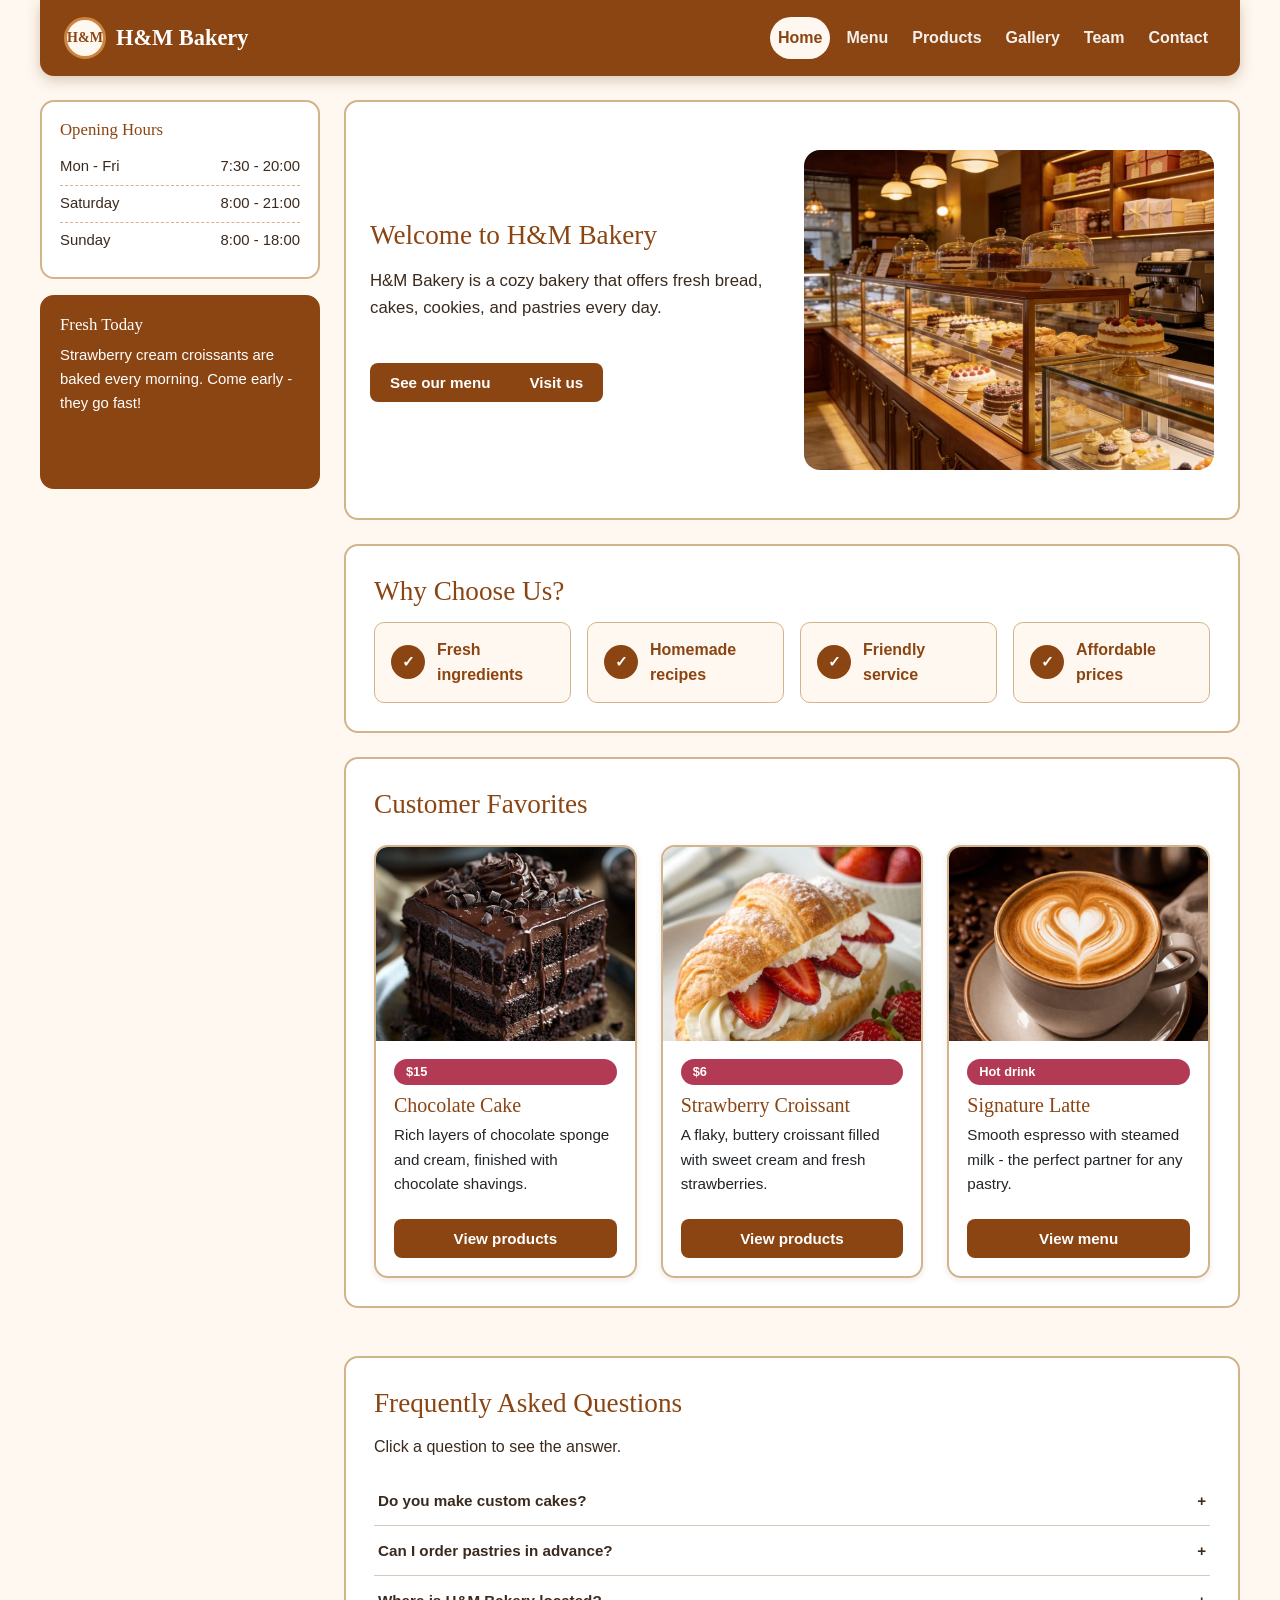
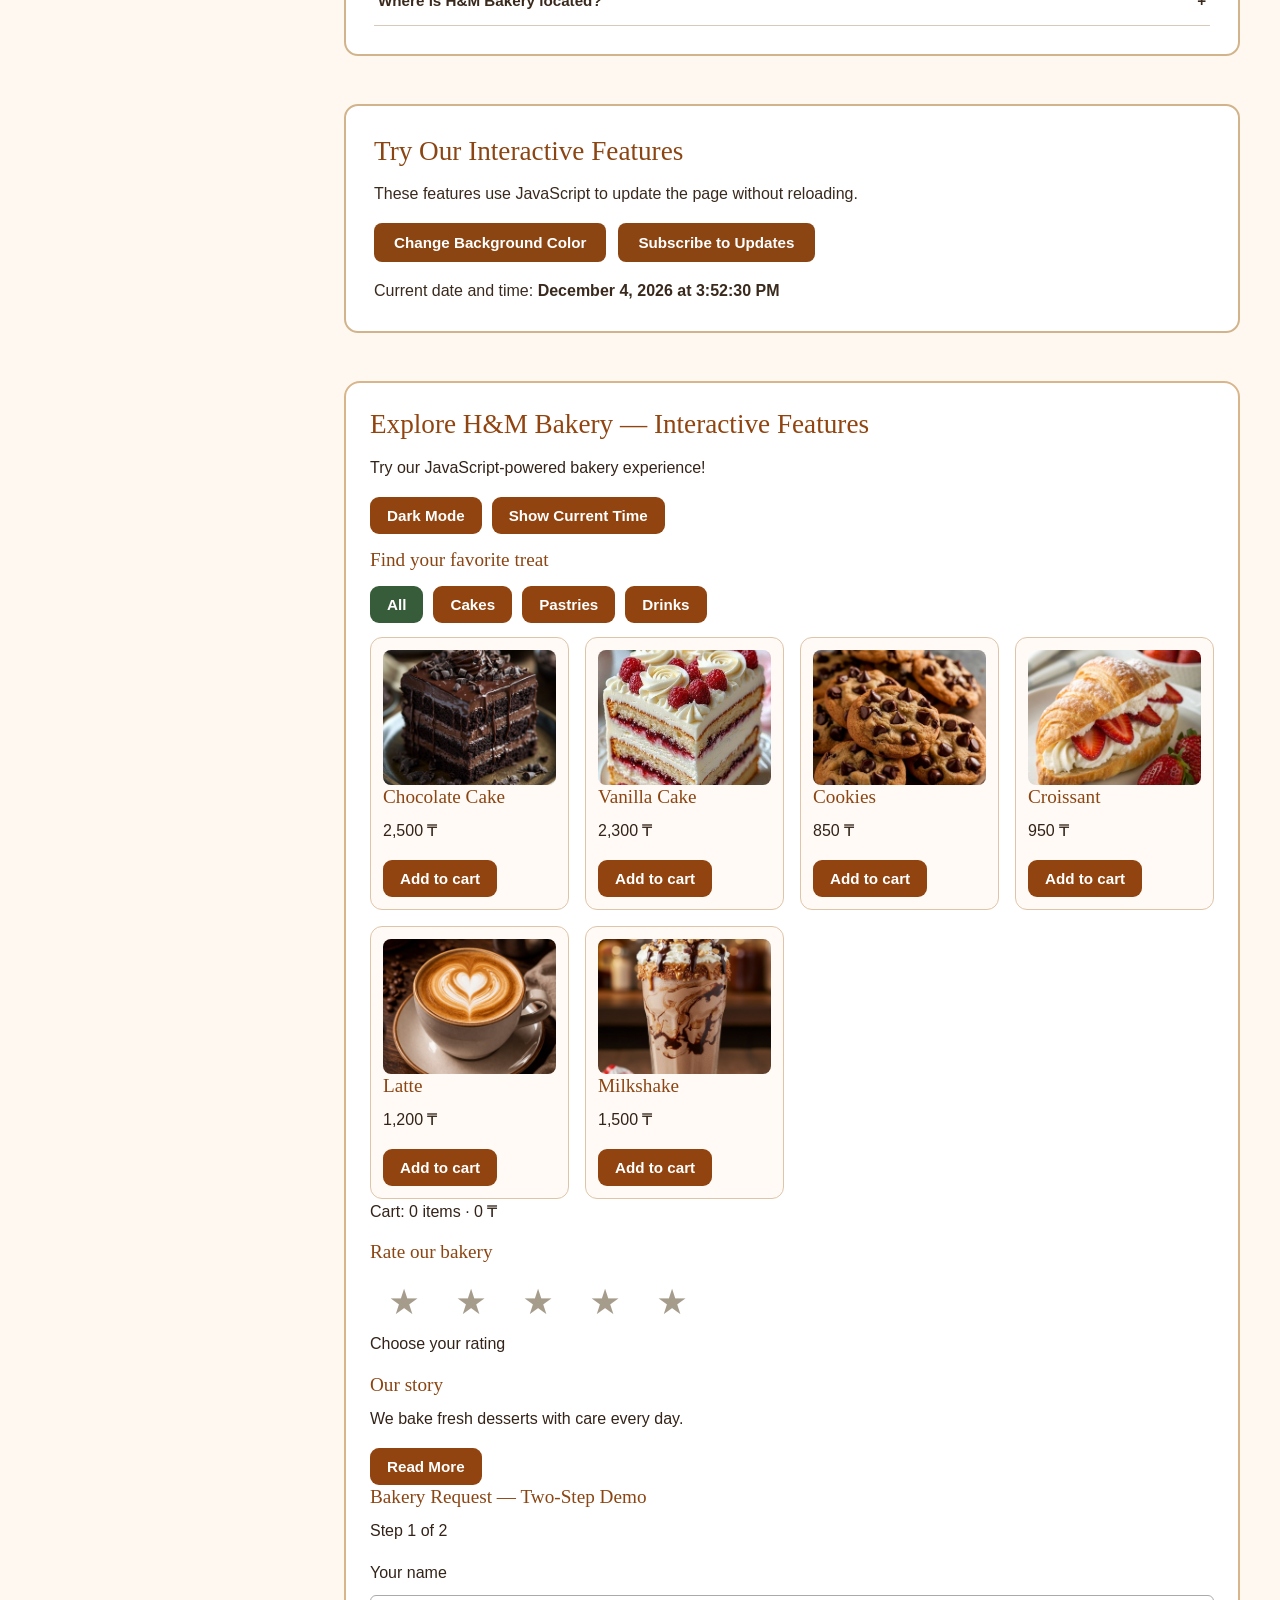
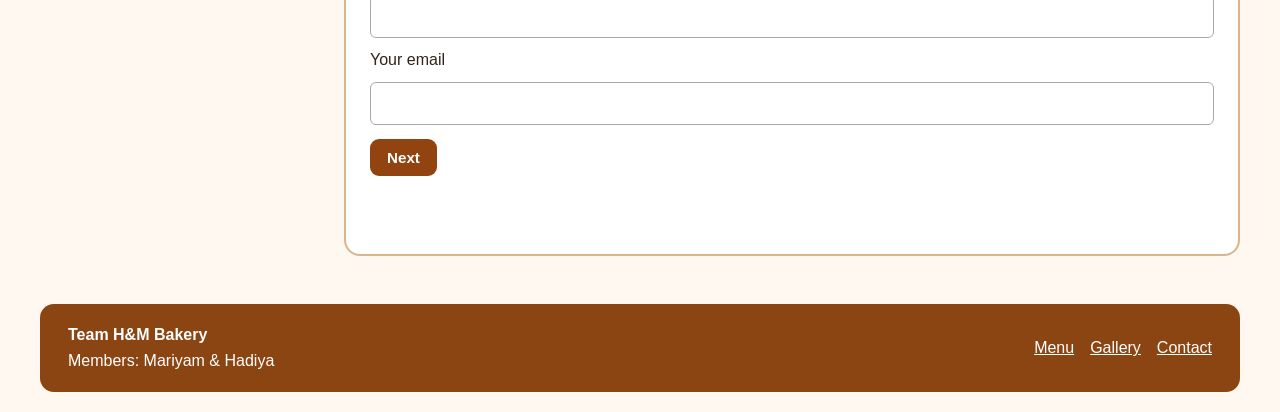
<file: index.html>
<!DOCTYPE html>
<html lang="en">
<head>
    <meta charset="UTF-8">
    <meta name="viewport" content="width=device-width, initial-scale=1.0">
    <title>H&amp;M Bakery - Home</title>
    <!-- Bootstrap 5.3 (Assignment 3, Part 2) -->
    <link rel="stylesheet" href="https://cdn.jsdelivr.net/npm/bootstrap@5.3.3/dist/css/bootstrap.min.css">
    <link rel="stylesheet" href="css/style.css">
    <link rel="stylesheet" href="css/assignment5.css">
</head>
<body>

<!-- .page is the GRID container: header / sidebar / main / footer (Assignment 2) -->
<div class="page">

    <!-- ============================================================
         ASSIGNMENT 3 / TASK 5 — BOOTSTRAP NAVIGATION BAR
         4+ links, collapses into a hamburger (navbar-toggler) below lg.
         ============================================================ -->
    <header class="site-header-area">
        <nav class="navbar navbar-expand-lg navbar-dark bakery-navbar sticky-top">
            <div class="container-fluid px-3 px-lg-4">
                <a class="navbar-brand" href="index.html" aria-label="H&amp;M Bakery home">
                    <span class="logo-mark">H&amp;M</span>
                    <span>H&amp;M Bakery</span>
                </a>
                <button class="navbar-toggler" type="button" data-bs-toggle="collapse"
                        data-bs-target="#mainNav" aria-controls="mainNav"
                        aria-expanded="false" aria-label="Toggle navigation">
                    <span class="navbar-toggler-icon"></span>
                </button>
                <div class="collapse navbar-collapse" id="mainNav">
                    <ul class="navbar-nav ms-auto mb-2 mb-lg-0 gap-lg-2">
                        <li class="nav-item"><a class="nav-link active" aria-current="page" href="index.html">Home</a></li>
                        <li class="nav-item"><a class="nav-link" href="menu.html">Menu</a></li>
                        <li class="nav-item"><a class="nav-link" href="products.html">Products</a></li>
                        <li class="nav-item"><a class="nav-link" href="gallery.html">Gallery</a></li>
                        <li class="nav-item"><a class="nav-link" href="team.html">Team</a></li>
                        <li class="nav-item"><a class="nav-link" href="contact.html">Contact</a></li>
                    </ul>
                </div>
            </div>
        </nav>
    </header>

    <!-- Sidebar: grid area "sidebar" -->
    <aside class="sidebar">
        <section class="side-box">
            <h3>Opening Hours</h3>
            <ul class="hours">
                <li><span>Mon - Fri</span><span>7:30 - 20:00</span></li>
                <li><span>Saturday</span><span>8:00 - 21:00</span></li>
                <li><span>Sunday</span><span>8:00 - 18:00</span></li>
            </ul>
        </section>
        <section class="side-box side-special">
            <h3>Fresh Today</h3>
            <p>Strawberry cream croissants are baked every morning. Come early - they go fast!</p>
            <a class="btn btn-light" href="products.html">See products</a>
        </section>
    </aside>

    <!-- Main content: grid area "main" -->
    <main class="content">

        <!-- ============================================================
             ASSIGNMENT 3 / TASK 3 — BOOTSTRAP GRID (two columns, col-lg-6)
             ASSIGNMENT 3 / TASK 4 — SPACING UTILITIES (p-, m-, mt-lg-4, px-sm-2)
             ASSIGNMENT 3 / TASK 6 — BOOTSTRAP BUTTONS + btn-group
             ============================================================ -->
        <section class="panel p-0 overflow-hidden">
            <div class="container-fluid px-sm-2 px-md-4 py-4 py-lg-5">
                <div class="row align-items-center g-4">
                    <div class="col-lg-6">
                        <h2 class="mb-3">Welcome to H&amp;M Bakery</h2>
                        <p class="lead">
                            H&amp;M Bakery is a cozy bakery that offers fresh bread,
                            cakes, cookies, and pastries every day.
                        </p>
                        <div class="btn-group mt-lg-4 mt-3" role="group" aria-label="Home page calls to action">
                            <a class="btn btn-primary btn-lg" href="menu.html">See our menu</a>
                            <a class="btn btn-outline-primary btn-lg" href="contact.html">Visit us</a>
                        </div>
                    </div>
                    <div class="col-lg-6">
                        <img class="rounded-4 w-100" style="height:320px; object-fit:cover;"
                             src="images/bakery-display.jpg"
                             alt="Display cabinet full of cakes inside H&amp;M Bakery">
                    </div>
                </div>
            </div>
        </section>

        <section class="panel">
            <h2>Why Choose Us?</h2>
            <ul class="features">
                <li><span class="dot">&#10003;</span> Fresh ingredients</li>
                <li><span class="dot">&#10003;</span> Homemade recipes</li>
                <li><span class="dot">&#10003;</span> Friendly service</li>
                <li><span class="dot">&#10003;</span> Affordable prices</li>
            </ul>
        </section>

        <!-- ============================================================
             ASSIGNMENT 3 / TASK 3 — BOOTSTRAP GRID (three columns, col-lg-4)
             ASSIGNMENT 3 / TASK 8 — BOOTSTRAP CARDS
             ============================================================ -->
        <section class="panel">
            <h2 class="mb-4">Customer Favorites</h2>
            <div class="row row-cols-1 row-cols-sm-2 row-cols-lg-3 g-4">
                <div class="col">
                    <div class="card bs-card h-100">
                        <img src="images/chocolate-cake.jpg" class="card-img-top" alt="Slice of layered chocolate cake">
                        <div class="card-body d-flex flex-column">
                            <span class="bs-price mb-2">$15</span>
                            <h3 class="card-title h5">Chocolate Cake</h3>
                            <p class="card-text flex-grow-1">Rich layers of chocolate sponge and cream, finished with chocolate shavings.</p>
                            <a class="btn btn-primary mt-2" href="products.html">View products</a>
                        </div>
                    </div>
                </div>
                <div class="col">
                    <div class="card bs-card h-100">
                        <img src="images/croissant.jpg" class="card-img-top" alt="Croissant filled with cream and strawberries">
                        <div class="card-body d-flex flex-column">
                            <span class="bs-price mb-2">$6</span>
                            <h3 class="card-title h5">Strawberry Croissant</h3>
                            <p class="card-text flex-grow-1">A flaky, buttery croissant filled with sweet cream and fresh strawberries.</p>
                            <a class="btn btn-primary mt-2" href="products.html">View products</a>
                        </div>
                    </div>
                </div>
                <div class="col">
                    <div class="card bs-card h-100">
                        <img src="images/latte.jpg" class="card-img-top" alt="Latte with heart-shaped foam art">
                        <div class="card-body d-flex flex-column">
                            <span class="bs-price mb-2">Hot drink</span>
                            <h3 class="card-title h5">Signature Latte</h3>
                            <p class="card-text flex-grow-1">Smooth espresso with steamed milk - the perfect partner for any pastry.</p>
                            <a class="btn btn-primary mt-2" href="menu.html">View menu</a>
                        </div>
                    </div>
                </div>
            </div>
        </section>
<section class="panel js-feature" id="faq-section"><h2>Frequently Asked Questions</h2><p>Click a question to see the answer.</p><div class="faq-list"><div class="faq-item"><button class="faq-question" aria-expanded="false" aria-controls="faq-1">Do you make custom cakes? <span aria-hidden="true">+</span></button><div class="faq-answer" id="faq-1" hidden><p>Yes! Contact us to discuss your favorite flavor and decoration.</p></div></div><div class="faq-item"><button class="faq-question" aria-expanded="false" aria-controls="faq-2">Can I order pastries in advance? <span aria-hidden="true">+</span></button><div class="faq-answer" id="faq-2" hidden><p>Yes, send us a message to ask about advance orders.</p></div></div><div class="faq-item"><button class="faq-question" aria-expanded="false" aria-controls="faq-3">Where is H&amp;M Bakery located? <span aria-hidden="true">+</span></button><div class="faq-answer" id="faq-3" hidden><p>Find our contact details on the Contact page.</p></div></div></div></section>
<section class="panel js-feature"><h2>Try Our Interactive Features</h2><p>These features use JavaScript to update the page without reloading.</p><div class="feature-actions"><button type="button" class="btn btn-primary" id="change-color">Change Background Color</button><button type="button" class="btn btn-outline-primary" id="open-subscribe">Subscribe to Updates</button></div><p class="mt-3 mb-0">Current date and time: <strong id="live-clock" role="timer">Loading...</strong></p></section>
    <section class="a5-panel" id="assignment5" aria-label="Assignment 5 interactive bakery features">
<h2>Explore H&amp;M Bakery — Interactive Features</h2><p>Try our JavaScript-powered bakery experience!</p>
<div class="a5-actions"><button class="a5-btn" id="a5-theme" type="button">Dark Mode</button><button class="a5-btn" id="a5-time" type="button">Show Current Time</button><span id="a5-clock" aria-live="polite"></span></div>
<h3>Find your favorite treat</h3><div class="a5-actions" aria-label="Product categories"><button class="a5-btn a5-filter" data-category="all" aria-pressed="true">All</button><button class="a5-btn a5-filter" data-category="cakes" aria-pressed="false">Cakes</button><button class="a5-btn a5-filter" data-category="pastries" aria-pressed="false">Pastries</button><button class="a5-btn a5-filter" data-category="drinks" aria-pressed="false">Drinks</button></div>
<div class="a5-grid" id="a5-products"></div><p id="a5-cart" aria-live="polite">Cart: 0 items · 0 ₸</p>
<h3>Rate our bakery</h3><div aria-label="Rating out of five stars"><button class="a5-star" aria-label="1 star" aria-pressed="false">★</button><button class="a5-star" aria-label="2 stars" aria-pressed="false">★</button><button class="a5-star" aria-label="3 stars" aria-pressed="false">★</button><button class="a5-star" aria-label="4 stars" aria-pressed="false">★</button><button class="a5-star" aria-label="5 stars" aria-pressed="false">★</button></div><p id="a5-rating" aria-live="polite">Choose your rating</p>
<h3>Our story</h3><p>We bake fresh desserts with care every day.</p><button class="a5-btn" id="a5-more" type="button">Read More</button><p id="a5-extra" class="a5-extra" hidden>Our bakery specializes in cakes, pastries and delicious drinks. Every visit should feel warm and welcoming.</p>
<h3>Bakery Request — Two-Step Demo</h3><p id="a5-step-status"></p><div class="a5-step"><label for="a5-name">Your name</label><input id="a5-name" autocomplete="name"><label for="a5-email">Your email</label><input id="a5-email" type="email" autocomplete="email"><div class="a5-actions"><button class="a5-btn" id="a5-next" type="button">Next</button></div></div><div class="a5-step" hidden><label for="a5-request">What would you like to order?</label><input id="a5-request"><div class="a5-actions"><button class="a5-btn" id="a5-back" type="button">Back</button><button class="a5-btn" id="a5-finish" type="button">Check Request</button></div></div><p class="a5-feedback" id="a5-feedback" role="status" aria-live="polite"></p></section>
</main>

    <!-- Footer: grid area "footer" -->
    <footer class="site-footer">
        <div>
            <p><strong>Team H&amp;M Bakery</strong></p>
            <p>Members: Mariyam &amp; Hadiya</p>
        </div>
        <nav class="footer-links" aria-label="Footer navigation">
            <a href="menu.html">Menu</a>
            <a href="gallery.html">Gallery</a>
            <a href="contact.html">Contact</a>
        </nav>
    </footer>

</div>

<script src="https://cdn.jsdelivr.net/npm/bootstrap@5.3.3/dist/js/bootstrap.bundle.min.js"></script>
<div class="bakery-modal" id="subscribe-modal" hidden><div class="bakery-modal-dialog" role="dialog" aria-modal="true" aria-labelledby="subscribe-title"><button class="bakery-modal-close" type="button" id="close-subscribe" aria-label="Close subscription form">&times;</button><h2 id="subscribe-title">Subscribe to H&amp;M Bakery</h2><p>Get updates about our cakes and pastries.</p><form id="subscribe-form" novalidate><label for="subscribe-email" class="form-label">Email address</label><input id="subscribe-email" class="form-control" type="email" autocomplete="email" placeholder="you@example.com" required><p id="subscribe-feedback" class="form-feedback" aria-live="polite"></p><button type="submit" class="btn btn-primary">Subscribe</button></form></div></div>
<script src="js/script.js" defer></script>
<script src="js/assignment5.js" defer></script>
</body>
</html>
</file>
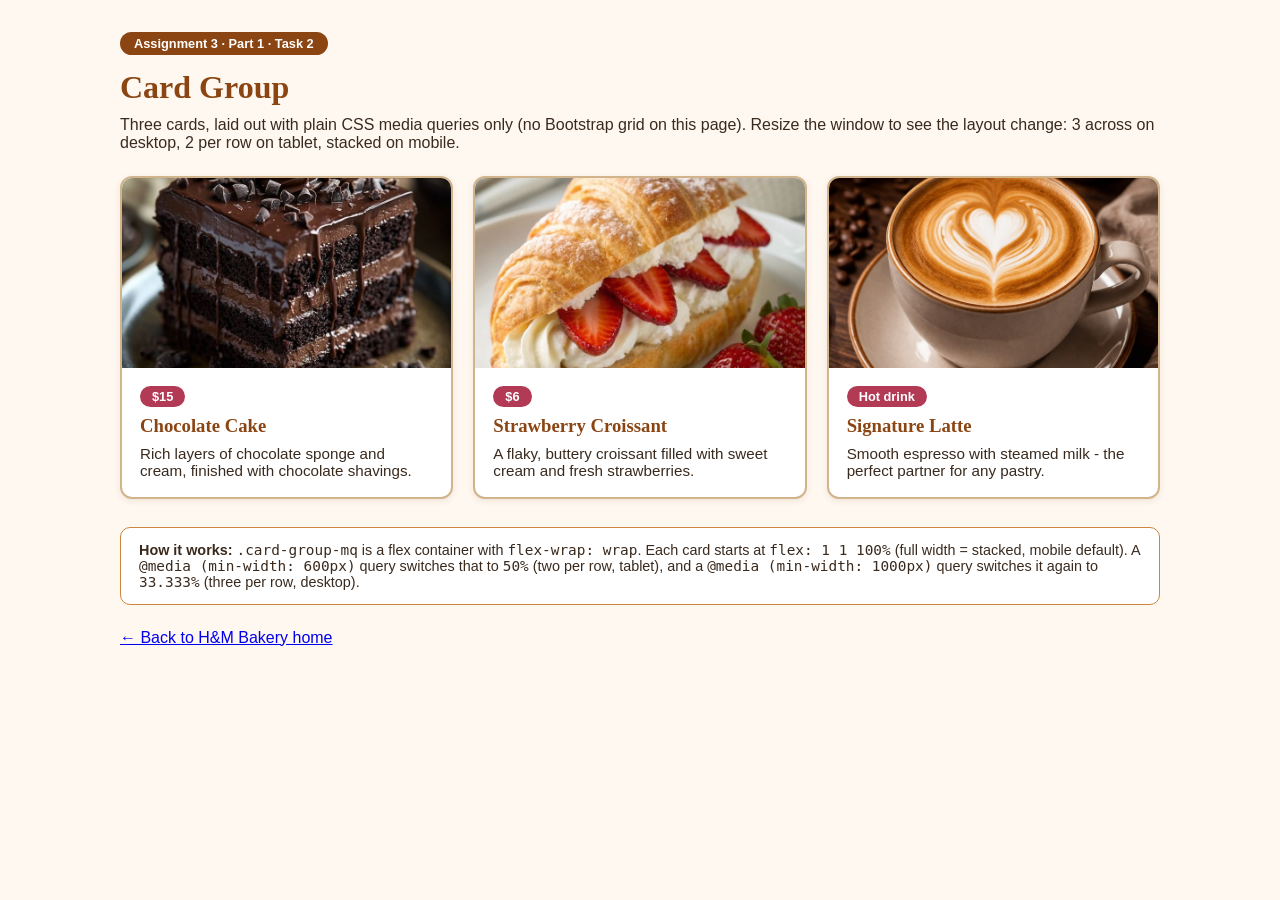
<file: card-group.html>
<!DOCTYPE html>
<html lang="en">
<head>
    <meta charset="UTF-8">
    <meta name="viewport" content="width=device-width, initial-scale=1.0">
    <title>Assignment 3 - Task 2: Card Group (CSS Media Queries)</title>
    <link rel="stylesheet" href="css/card-group.css">
    <link rel="stylesheet" href="css/assignment5.css">
</head>
<body>
<div class="wrap">
    <span class="tag">Assignment 3 &middot; Part 1 &middot; Task 2</span>
    <h1>Card Group</h1>
    <p class="lead">
        Three cards, laid out with plain CSS media queries only (no
        Bootstrap grid on this page). Resize the window to see the layout
        change: 3 across on desktop, 2 per row on tablet, stacked on mobile.
    </p>

    <div class="card-group-mq">
        <article class="card-mq">
            <img src="images/chocolate-cake.jpg" alt="Slice of layered chocolate cake">
            <div class="body">
                <span class="price">$15</span>
                <h3>Chocolate Cake</h3>
                <p>Rich layers of chocolate sponge and cream, finished with chocolate shavings.</p>
            </div>
        </article>
        <article class="card-mq">
            <img src="images/croissant.jpg" alt="Croissant filled with cream and strawberries">
            <div class="body">
                <span class="price">$6</span>
                <h3>Strawberry Croissant</h3>
                <p>A flaky, buttery croissant filled with sweet cream and fresh strawberries.</p>
            </div>
        </article>
        <article class="card-mq">
            <img src="images/latte.jpg" alt="Latte with heart-shaped foam art">
            <div class="body">
                <span class="price">Hot drink</span>
                <h3>Signature Latte</h3>
                <p>Smooth espresso with steamed milk - the perfect partner for any pastry.</p>
            </div>
        </article>
    </div>

    <div class="note">
        <strong>How it works:</strong> <code>.card-group-mq</code> is a flex
        container with <code>flex-wrap: wrap</code>. Each card starts at
        <code>flex: 1 1 100%</code> (full width = stacked, mobile default).
        A <code>@media (min-width: 600px)</code> query switches that to
        <code>50%</code> (two per row, tablet), and a
        <code>@media (min-width: 1000px)</code> query switches it again to
        <code>33.333%</code> (three per row, desktop).
    </div>

    <p style="margin-top:24px;"><a href="index.html">&larr; Back to H&amp;M Bakery home</a></p>
</div>
<div class="bakery-modal" id="subscribe-modal" hidden><div class="bakery-modal-dialog" role="dialog" aria-modal="true" aria-labelledby="subscribe-title"><button class="bakery-modal-close" type="button" id="close-subscribe" aria-label="Close subscription form">&times;</button><h2 id="subscribe-title">Subscribe to H&amp;M Bakery</h2><p>Get updates about our cakes and pastries.</p><form id="subscribe-form" novalidate><label for="subscribe-email" class="form-label">Email address</label><input id="subscribe-email" class="form-control" type="email" autocomplete="email" placeholder="you@example.com" required><p id="subscribe-feedback" class="form-feedback" aria-live="polite"></p><button type="submit" class="btn btn-primary">Subscribe</button></form></div></div>
<script src="js/script.js" defer></script>
<script src="js/assignment5.js" defer></script>
</body>
</html>
</file>
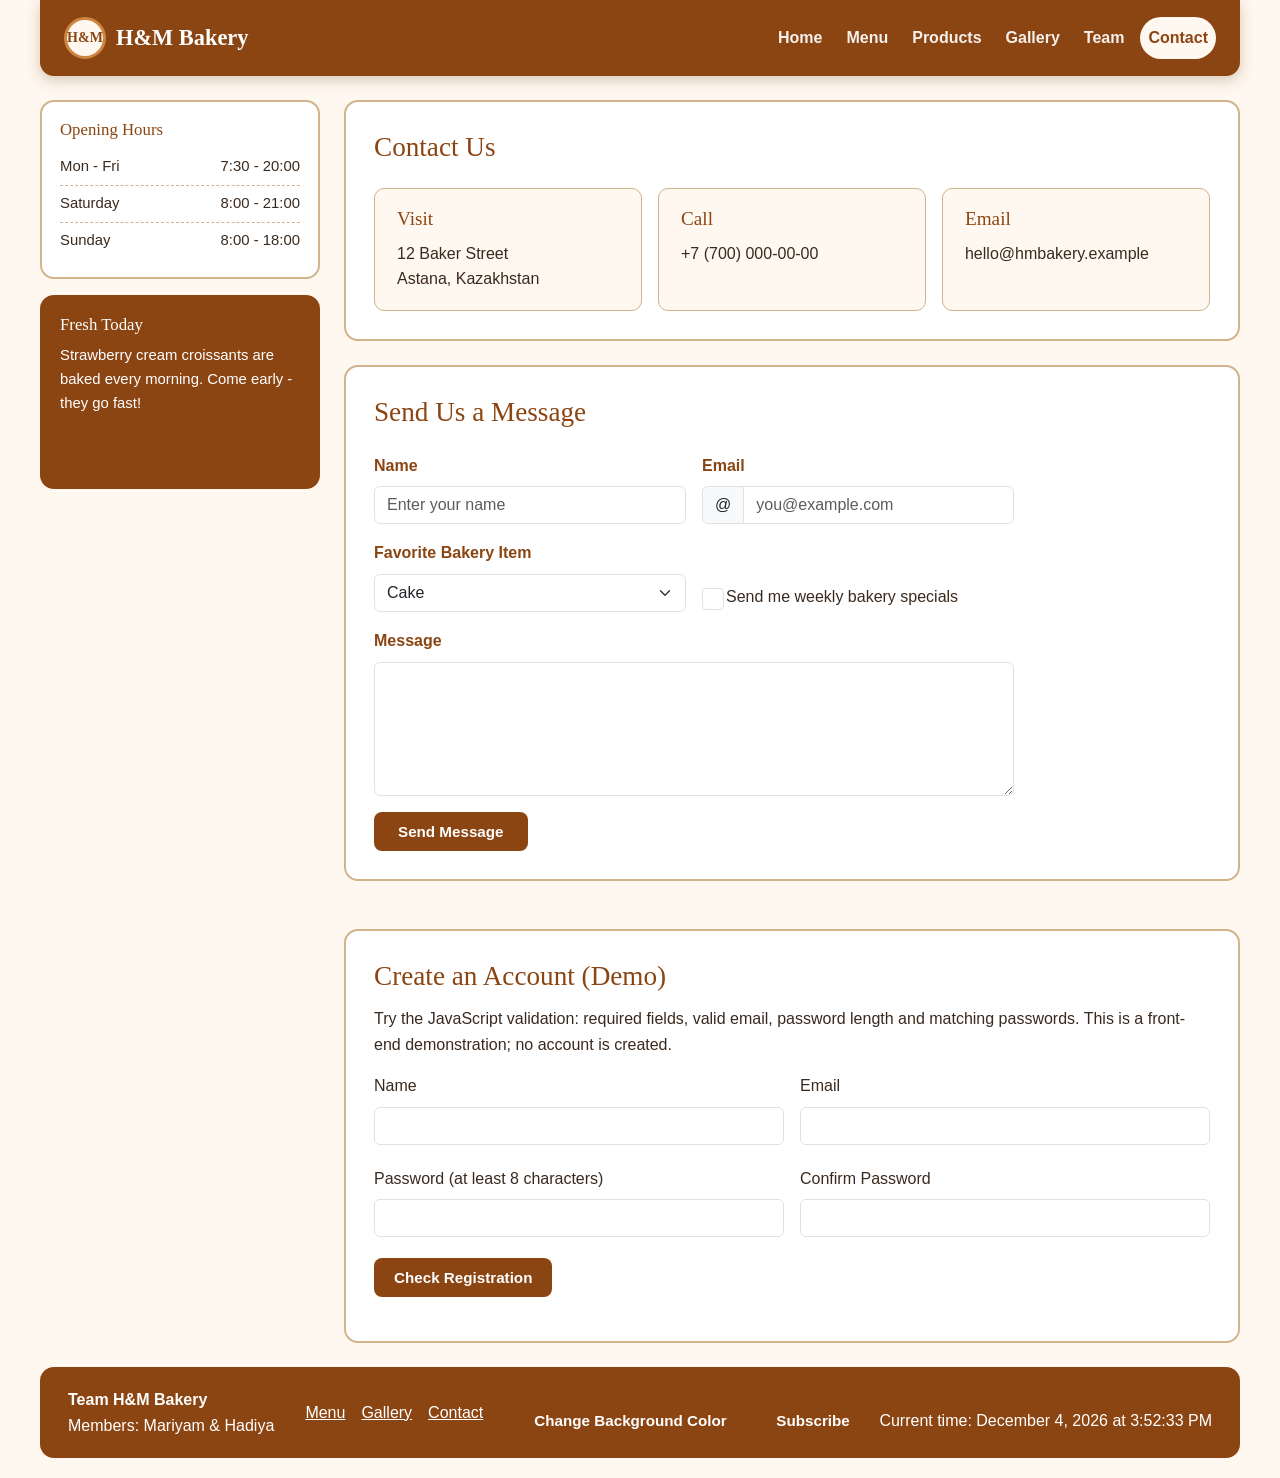
<file: contact.html>
<!DOCTYPE html>
<html lang="en">
<head>
    <meta charset="UTF-8">
    <meta name="viewport" content="width=device-width, initial-scale=1.0">
    <title>H&amp;M Bakery - Contact</title>
    <link rel="stylesheet" href="https://cdn.jsdelivr.net/npm/bootstrap@5.3.3/dist/css/bootstrap.min.css">
    <link rel="stylesheet" href="css/style.css">
    <link rel="stylesheet" href="css/assignment5.css">
</head>
<body>

<div class="page">

    <header class="site-header-area">
        <nav class="navbar navbar-expand-lg navbar-dark bakery-navbar sticky-top">
            <div class="container-fluid px-3 px-lg-4">
                <a class="navbar-brand" href="index.html" aria-label="H&amp;M Bakery home">
                    <span class="logo-mark">H&amp;M</span>
                    <span>H&amp;M Bakery</span>
                </a>
                <button class="navbar-toggler" type="button" data-bs-toggle="collapse"
                        data-bs-target="#mainNav" aria-controls="mainNav"
                        aria-expanded="false" aria-label="Toggle navigation">
                    <span class="navbar-toggler-icon"></span>
                </button>
                <div class="collapse navbar-collapse" id="mainNav">
                    <ul class="navbar-nav ms-auto mb-2 mb-lg-0 gap-lg-2">
                        <li class="nav-item"><a class="nav-link" href="index.html">Home</a></li>
                        <li class="nav-item"><a class="nav-link" href="menu.html">Menu</a></li>
                        <li class="nav-item"><a class="nav-link" href="products.html">Products</a></li>
                        <li class="nav-item"><a class="nav-link" href="gallery.html">Gallery</a></li>
                        <li class="nav-item"><a class="nav-link" href="team.html">Team</a></li>
                        <li class="nav-item"><a class="nav-link active" aria-current="page" href="contact.html">Contact</a></li>
                    </ul>
                </div>
            </div>
        </nav>
    </header>

    <aside class="sidebar">
        <section class="side-box">
            <h3>Opening Hours</h3>
            <ul class="hours">
                <li><span>Mon - Fri</span><span>7:30 - 20:00</span></li>
                <li><span>Saturday</span><span>8:00 - 21:00</span></li>
                <li><span>Sunday</span><span>8:00 - 18:00</span></li>
            </ul>
        </section>
        <section class="side-box side-special">
            <h3>Fresh Today</h3>
            <p>Strawberry cream croissants are baked every morning. Come early - they go fast!</p>
            <a class="btn btn-light" href="products.html">See products</a>
        </section>
    </aside>

    <main class="content">

        <!-- ASSIGNMENT 3 / TASK 3 — BOOTSTRAP GRID, three columns (col-lg-4)
             ASSIGNMENT 3 / TASK 4 — SPACING UTILITIES -->
        <section class="panel">
            <h2 class="mb-4">Contact Us</h2>
            <div class="row row-cols-1 row-cols-sm-3 g-3">
                <div class="col">
                    <div class="info-box h-100"><h3>Visit</h3><p class="mb-0">12 Baker Street<br>Astana, Kazakhstan</p></div>
                </div>
                <div class="col">
                    <div class="info-box h-100"><h3>Call</h3><p class="mb-0">+7 (700) 000-00-00</p></div>
                </div>
                <div class="col">
                    <div class="info-box h-100"><h3>Email</h3><p class="mb-0">hello@hmbakery.example</p></div>
                </div>
            </div>
        </section>

        <!-- ASSIGNMENT 3 / TASK 9 — RESPONSIVE FORM (Bootstrap form classes)
             ASSIGNMENT 3 / TASK 6 — BUTTONS
             ASSIGNMENT 3 / TASK 10 — ACCESSIBILITY (labels, semantic form) -->
        <section class="panel">
            <h2 class="mb-4">Send Us a Message</h2>
            <form id="contact-form" class="bs-form" novalidate>
                <div class="row g-3">
                    <div class="col-md-6">
                        <label for="name" class="form-label">Name</label>
                        <input id="name" name="name" type="text" class="form-control" placeholder="Enter your name" required>
                    </div>
                    <div class="col-md-6">
                        <label for="email" class="form-label">Email</label>
                        <div class="input-group">
                            <span class="input-group-text" id="email-addon">@</span>
                            <input id="email" name="email" type="email" class="form-control" placeholder="you@example.com" aria-describedby="email-addon" required>
                        </div>
                    </div>
                    <div class="col-md-6">
                        <label for="item" class="form-label">Favorite Bakery Item</label>
                        <select id="item" name="item" class="form-select">
                            <option>Cake</option>
                            <option>Croissant</option>
                            <option>Donut</option>
                            <option>Cookies</option>
                        </select>
                    </div>
                    <div class="col-md-6 d-flex align-items-end">
                        <div class="form-check">
                            <input class="form-check-input" type="checkbox" id="newsletter" name="newsletter">
                            <label class="form-check-label" for="newsletter">
                                Send me weekly bakery specials
                            </label>
                        </div>
                    </div>
                    <div class="col-12">
                        <label for="msg" class="form-label">Message</label>
                        <textarea id="msg" name="msg" class="form-control" rows="5"></textarea>
                    </div>
                    <div class="col-12">
                        <button type="submit" class="btn btn-primary btn-lg px-4">Send Message</button>
                    </div>
                </div>
            </form>
        </section>
<section class="panel js-feature"><h2>Create an Account (Demo)</h2><p>Try the JavaScript validation: required fields, valid email, password length and matching passwords. This is a front-end demonstration; no account is created.</p><form id="register-form" novalidate><div class="row g-3"><div class="col-md-6"><label for="register-name" class="form-label">Name</label><input id="register-name" class="form-control" type="text" autocomplete="name" required><div class="field-error" id="register-name-error"></div></div><div class="col-md-6"><label for="register-email" class="form-label">Email</label><input id="register-email" class="form-control" type="email" autocomplete="email" required><div class="field-error" id="register-email-error"></div></div><div class="col-md-6"><label for="register-password" class="form-label">Password (at least 8 characters)</label><input id="register-password" class="form-control" type="password" autocomplete="new-password" required><div class="field-error" id="register-password-error"></div></div><div class="col-md-6"><label for="register-confirm" class="form-label">Confirm Password</label><input id="register-confirm" class="form-control" type="password" autocomplete="new-password" required><div class="field-error" id="register-confirm-error"></div></div></div><button class="btn btn-primary mt-3" type="submit">Check Registration</button><p id="register-success" class="form-success" role="status"></p></form></section>
    </main>

    <footer class="site-footer">
        <div>
            <p><strong>Team H&amp;M Bakery</strong></p>
            <p>Members: Mariyam &amp; Hadiya</p>
        </div>
        <nav class="footer-links" aria-label="Footer navigation">
            <a href="menu.html">Menu</a>
            <a href="gallery.html">Gallery</a>
            <a href="contact.html">Contact</a>
        </nav>
        <div class="footer-interactive"><button type="button" class="btn btn-sm btn-outline-light" id="change-color">Change Background Color</button> <button type="button" class="btn btn-sm btn-outline-light" id="open-subscribe">Subscribe</button><span>Current time: <time id="live-clock">Loading...</time></span></div>
    </footer>

</div>

<script src="https://cdn.jsdelivr.net/npm/bootstrap@5.3.3/dist/js/bootstrap.bundle.min.js"></script>
<div class="bakery-modal" id="subscribe-modal" hidden><div class="bakery-modal-dialog" role="dialog" aria-modal="true" aria-labelledby="subscribe-title"><button class="bakery-modal-close" type="button" id="close-subscribe" aria-label="Close subscription form">&times;</button><h2 id="subscribe-title">Subscribe to H&amp;M Bakery</h2><p>Get updates about our cakes and pastries.</p><form id="subscribe-form" novalidate><label for="subscribe-email" class="form-label">Email address</label><input id="subscribe-email" class="form-control" type="email" autocomplete="email" placeholder="you@example.com" required><p id="subscribe-feedback" class="form-feedback" aria-live="polite"></p><button type="submit" class="btn btn-primary">Subscribe</button></form></div></div>
<script src="js/script.js" defer></script>
<script src="js/assignment5.js" defer></script>
</body>
</html>
</file>
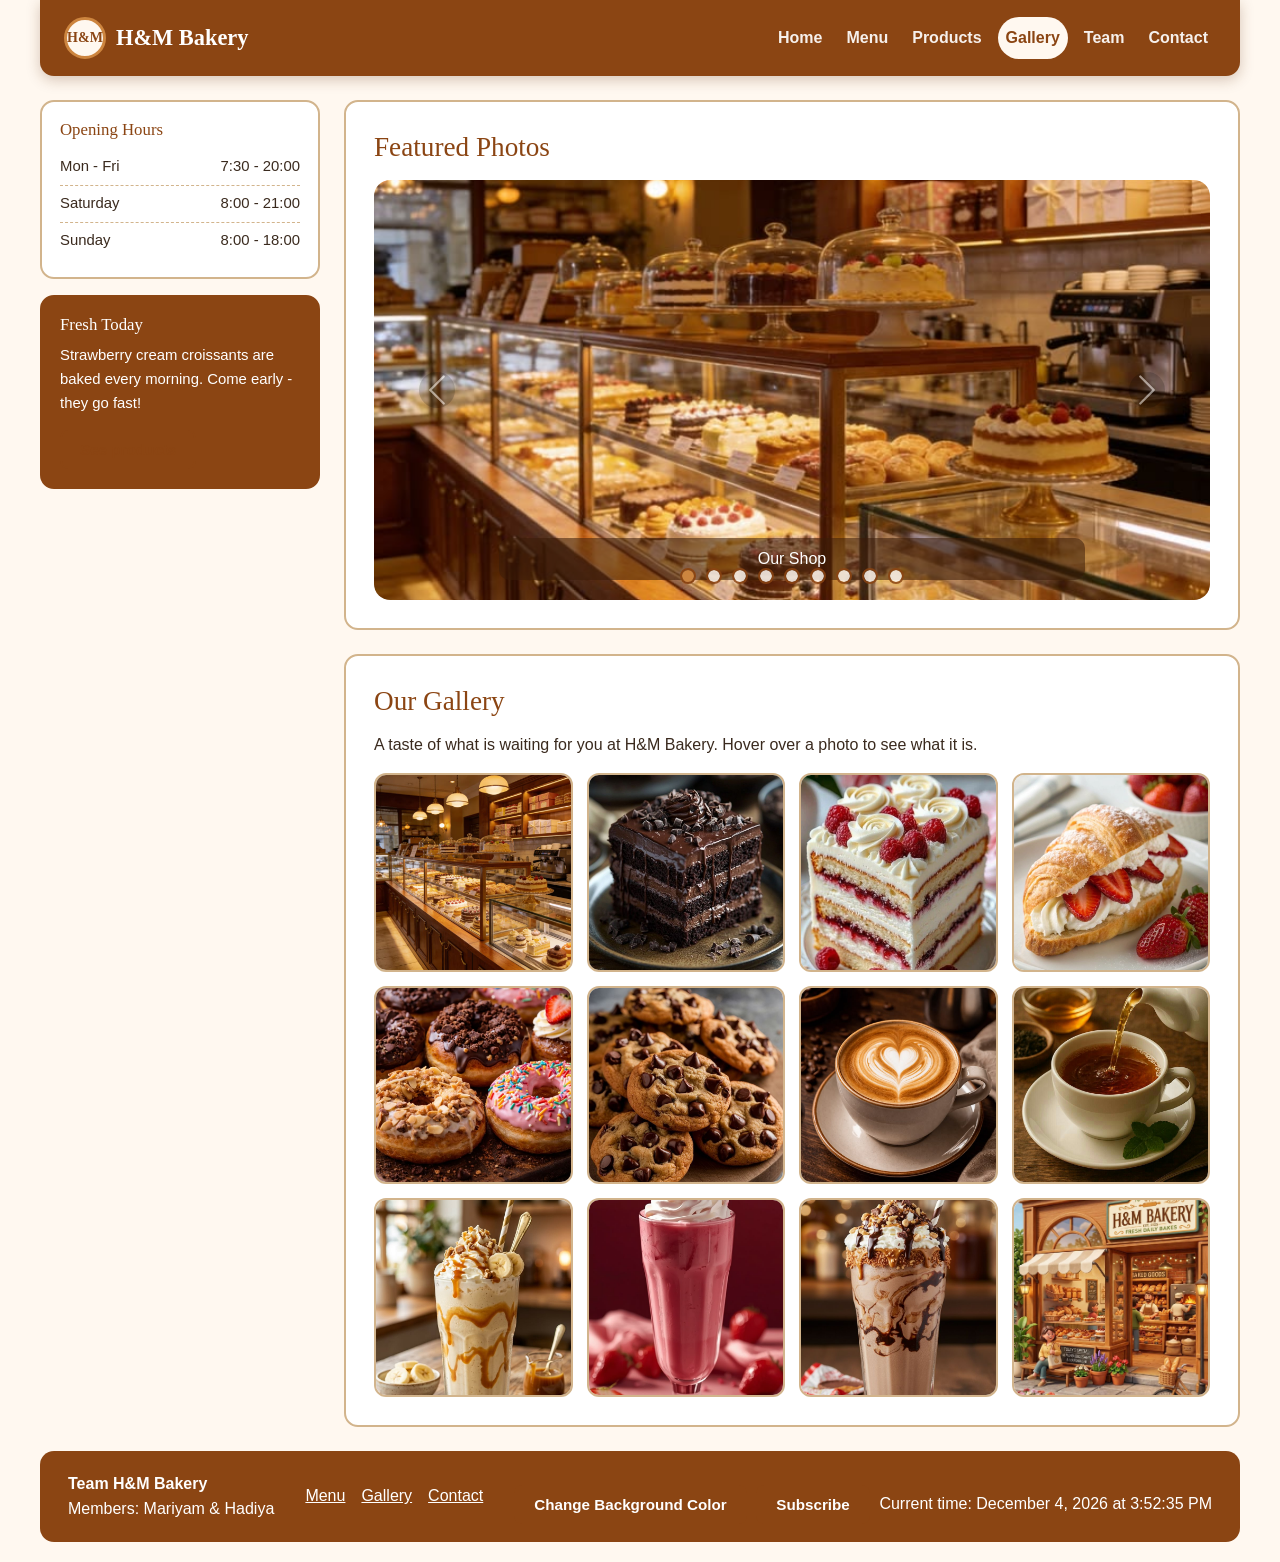
<file: gallery.html>
<!DOCTYPE html>
<html lang="en">
<head>
    <meta charset="UTF-8">
    <meta name="viewport" content="width=device-width, initial-scale=1.0">
    <title>H&amp;M Bakery - Gallery</title>
    <link rel="stylesheet" href="https://cdn.jsdelivr.net/npm/bootstrap@5.3.3/dist/css/bootstrap.min.css">
    <link rel="stylesheet" href="css/style.css">
    <link rel="stylesheet" href="css/assignment5.css">
</head>
<body>

<div class="page">

    <header class="site-header-area">
        <nav class="navbar navbar-expand-lg navbar-dark bakery-navbar sticky-top">
            <div class="container-fluid px-3 px-lg-4">
                <a class="navbar-brand" href="index.html" aria-label="H&amp;M Bakery home">
                    <span class="logo-mark">H&amp;M</span>
                    <span>H&amp;M Bakery</span>
                </a>
                <button class="navbar-toggler" type="button" data-bs-toggle="collapse"
                        data-bs-target="#mainNav" aria-controls="mainNav"
                        aria-expanded="false" aria-label="Toggle navigation">
                    <span class="navbar-toggler-icon"></span>
                </button>
                <div class="collapse navbar-collapse" id="mainNav">
                    <ul class="navbar-nav ms-auto mb-2 mb-lg-0 gap-lg-2">
                        <li class="nav-item"><a class="nav-link" href="index.html">Home</a></li>
                        <li class="nav-item"><a class="nav-link" href="menu.html">Menu</a></li>
                        <li class="nav-item"><a class="nav-link" href="products.html">Products</a></li>
                        <li class="nav-item"><a class="nav-link active" aria-current="page" href="gallery.html">Gallery</a></li>
                        <li class="nav-item"><a class="nav-link" href="team.html">Team</a></li>
                        <li class="nav-item"><a class="nav-link" href="contact.html">Contact</a></li>
                    </ul>
                </div>
            </div>
        </nav>
    </header>

    <aside class="sidebar">
        <section class="side-box">
            <h3>Opening Hours</h3>
            <ul class="hours">
                <li><span>Mon - Fri</span><span>7:30 - 20:00</span></li>
                <li><span>Saturday</span><span>8:00 - 21:00</span></li>
                <li><span>Sunday</span><span>8:00 - 18:00</span></li>
            </ul>
        </section>
        <section class="side-box side-special">
            <h3>Fresh Today</h3>
            <p>Strawberry cream croissants are baked every morning. Come early - they go fast!</p>
            <a class="btn btn-light" href="products.html">See products</a>
        </section>
    </aside>

    <main class="content">

        <!-- ASSIGNMENT 3 / TASK 7 — BOOTSTRAP CAROUSEL
             9 images, indicators + prev/next controls -->
        <section class="panel">
            <h2 class="mb-3">Featured Photos</h2>
            <div id="bakeryCarousel" class="carousel slide bakery-carousel" data-bs-ride="carousel">
                <div class="carousel-indicators">
                    <button type="button" data-bs-target="#bakeryCarousel" data-bs-slide-to="0" class="active" aria-current="true" aria-label="Slide 1"></button>
                    <button type="button" data-bs-target="#bakeryCarousel" data-bs-slide-to="1" aria-label="Slide 2"></button>
                    <button type="button" data-bs-target="#bakeryCarousel" data-bs-slide-to="2" aria-label="Slide 3"></button>
                    <button type="button" data-bs-target="#bakeryCarousel" data-bs-slide-to="3" aria-label="Slide 4"></button>
                    <button type="button" data-bs-target="#bakeryCarousel" data-bs-slide-to="4" aria-label="Slide 5"></button>
                    <button type="button" data-bs-target="#bakeryCarousel" data-bs-slide-to="5" aria-label="Slide 6"></button>
                    <button type="button" data-bs-target="#bakeryCarousel" data-bs-slide-to="6" aria-label="Slide 7"></button>
                    <button type="button" data-bs-target="#bakeryCarousel" data-bs-slide-to="7" aria-label="Slide 8"></button>
                    <button type="button" data-bs-target="#bakeryCarousel" data-bs-slide-to="8" aria-label="Slide 9"></button>
                </div>
                <div class="carousel-inner rounded-4">
                    <div class="carousel-item active">
                        <img src="images/bakery-display.jpg" class="d-block" alt="Display cabinet full of cakes">
                        <div class="carousel-caption d-none d-md-block"><p class="mb-0">Our Shop</p></div>
                    </div>
                    <div class="carousel-item">
                        <img src="images/chocolate-cake.jpg" class="d-block" alt="Slice of chocolate cake">
                        <div class="carousel-caption d-none d-md-block"><p class="mb-0">Chocolate Cake</p></div>
                    </div>
                    <div class="carousel-item">
                        <img src="images/vanilla-cake.jpg" class="d-block" alt="Slice of vanilla cake">
                        <div class="carousel-caption d-none d-md-block"><p class="mb-0">Vanilla Cake</p></div>
                    </div>
                    <div class="carousel-item">
                        <img src="images/croissant.jpg" class="d-block" alt="Strawberry croissant">
                        <div class="carousel-caption d-none d-md-block"><p class="mb-0">Strawberry Croissant</p></div>
                    </div>
                    <div class="carousel-item">
                        <img src="images/donut.jpg" class="d-block" alt="Assorted donuts">
                        <div class="carousel-caption d-none d-md-block"><p class="mb-0">Donuts</p></div>
                    </div>
                    <div class="carousel-item">
                        <img src="images/cookies.jpg" class="d-block" alt="Chocolate chip cookies">
                        <div class="carousel-caption d-none d-md-block"><p class="mb-0">Cookies</p></div>
                    </div>
                    <div class="carousel-item">
                        <img src="images/latte.jpg" class="d-block" alt="Latte with heart foam art">
                        <div class="carousel-caption d-none d-md-block"><p class="mb-0">Latte</p></div>
                    </div>
                    <div class="carousel-item">
                        <img src="images/green-tea.jpg" class="d-block" alt="Green tea being poured">
                        <div class="carousel-caption d-none d-md-block"><p class="mb-0">Green Tea</p></div>
                    </div>
                    <div class="carousel-item">
                        <img src="images/team-bakery.jpg" class="d-block" alt="H&amp;M Bakery shop front">
                        <div class="carousel-caption d-none d-md-block"><p class="mb-0">H&amp;M Bakery</p></div>
                    </div>
                </div>
                <button class="carousel-control-prev" type="button" data-bs-target="#bakeryCarousel" data-bs-slide="prev">
                    <span class="carousel-control-prev-icon" aria-hidden="true"></span>
                    <span class="visually-hidden">Previous</span>
                </button>
                <button class="carousel-control-next" type="button" data-bs-target="#bakeryCarousel" data-bs-slide="next">
                    <span class="carousel-control-next-icon" aria-hidden="true"></span>
                    <span class="visually-hidden">Next</span>
                </button>
            </div>
        </section>

        <!-- Assignment 2 / Task 4 — CSS Grid gallery (kept from Assignment 2) -->
        <section class="panel">
            <h2>Our Gallery</h2>
            <p>A taste of what is waiting for you at H&amp;M Bakery. Hover over a photo to see what it is.</p>
            <div class="gallery">
            <figure class="gallery-item" tabindex="0">
                <img src="images/bakery-display.jpg" alt="Our Shop" loading="lazy">
                <figcaption>Our Shop<small>Fresh cakes every day</small></figcaption>
            </figure>
            <figure class="gallery-item" tabindex="0">
                <img src="images/chocolate-cake.jpg" alt="Chocolate Cake" loading="lazy">
                <figcaption>Chocolate Cake<small>Layered and rich</small></figcaption>
            </figure>
            <figure class="gallery-item" tabindex="0">
                <img src="images/vanilla-cake.jpg" alt="Vanilla Cake" loading="lazy">
                <figcaption>Vanilla Cake<small>With raspberries</small></figcaption>
            </figure>
            <figure class="gallery-item" tabindex="0">
                <img src="images/croissant.jpg" alt="Strawberry Croissant" loading="lazy">
                <figcaption>Strawberry Croissant<small>Cream and berries</small></figcaption>
            </figure>
            <figure class="gallery-item" tabindex="0">
                <img src="images/donut.jpg" alt="Donuts" loading="lazy">
                <figcaption>Donuts<small>Baked fresh daily</small></figcaption>
            </figure>
            <figure class="gallery-item" tabindex="0">
                <img src="images/cookies.jpg" alt="Cookies" loading="lazy">
                <figcaption>Cookies<small>Chocolate chip</small></figcaption>
            </figure>
            <figure class="gallery-item" tabindex="0">
                <img src="images/latte.jpg" alt="Latte" loading="lazy">
                <figcaption>Latte<small>Heart foam art</small></figcaption>
            </figure>
            <figure class="gallery-item" tabindex="0">
                <img src="images/green-tea.jpg" alt="Green Tea" loading="lazy">
                <figcaption>Green Tea<small>Served with honey</small></figcaption>
            </figure>
            <figure class="gallery-item" tabindex="0">
                <img src="images/banana-caramel-shake.jpg" alt="Banana Caramel Shake" loading="lazy">
                <figcaption>Banana Caramel Shake<small>Cold drink</small></figcaption>
            </figure>
            <figure class="gallery-item" tabindex="0">
                <img src="images/milkshake-2.jpg" alt="Strawberry Milkshake" loading="lazy">
                <figcaption>Strawberry Milkshake<small>Cold drink</small></figcaption>
            </figure>
            <figure class="gallery-item" tabindex="0">
                <img src="images/milkshake.jpg" alt="Chocolate Shake" loading="lazy">
                <figcaption>Chocolate Shake<small>Cold drink</small></figcaption>
            </figure>
            <figure class="gallery-item" tabindex="0">
                <img src="images/team-bakery.jpg" alt="H&amp;M Bakery" loading="lazy">
                <figcaption>H&amp;M Bakery<small>Where it all begins</small></figcaption>
            </figure>
            </div>
        </section>
    </main>

    <footer class="site-footer">
        <div>
            <p><strong>Team H&amp;M Bakery</strong></p>
            <p>Members: Mariyam &amp; Hadiya</p>
        </div>
        <nav class="footer-links" aria-label="Footer navigation">
            <a href="menu.html">Menu</a>
            <a href="gallery.html">Gallery</a>
            <a href="contact.html">Contact</a>
        </nav>
        <div class="footer-interactive"><button type="button" class="btn btn-sm btn-outline-light" id="change-color">Change Background Color</button> <button type="button" class="btn btn-sm btn-outline-light" id="open-subscribe">Subscribe</button><span>Current time: <time id="live-clock">Loading...</time></span></div>
    </footer>

</div>

<script src="https://cdn.jsdelivr.net/npm/bootstrap@5.3.3/dist/js/bootstrap.bundle.min.js"></script>
<div class="bakery-modal" id="subscribe-modal" hidden><div class="bakery-modal-dialog" role="dialog" aria-modal="true" aria-labelledby="subscribe-title"><button class="bakery-modal-close" type="button" id="close-subscribe" aria-label="Close subscription form">&times;</button><h2 id="subscribe-title">Subscribe to H&amp;M Bakery</h2><p>Get updates about our cakes and pastries.</p><form id="subscribe-form" novalidate><label for="subscribe-email" class="form-label">Email address</label><input id="subscribe-email" class="form-control" type="email" autocomplete="email" placeholder="you@example.com" required><p id="subscribe-feedback" class="form-feedback" aria-live="polite"></p><button type="submit" class="btn btn-primary">Subscribe</button></form></div></div>
<script src="js/script.js" defer></script>
<script src="js/assignment5.js" defer></script>
</body>
</html>
</file>
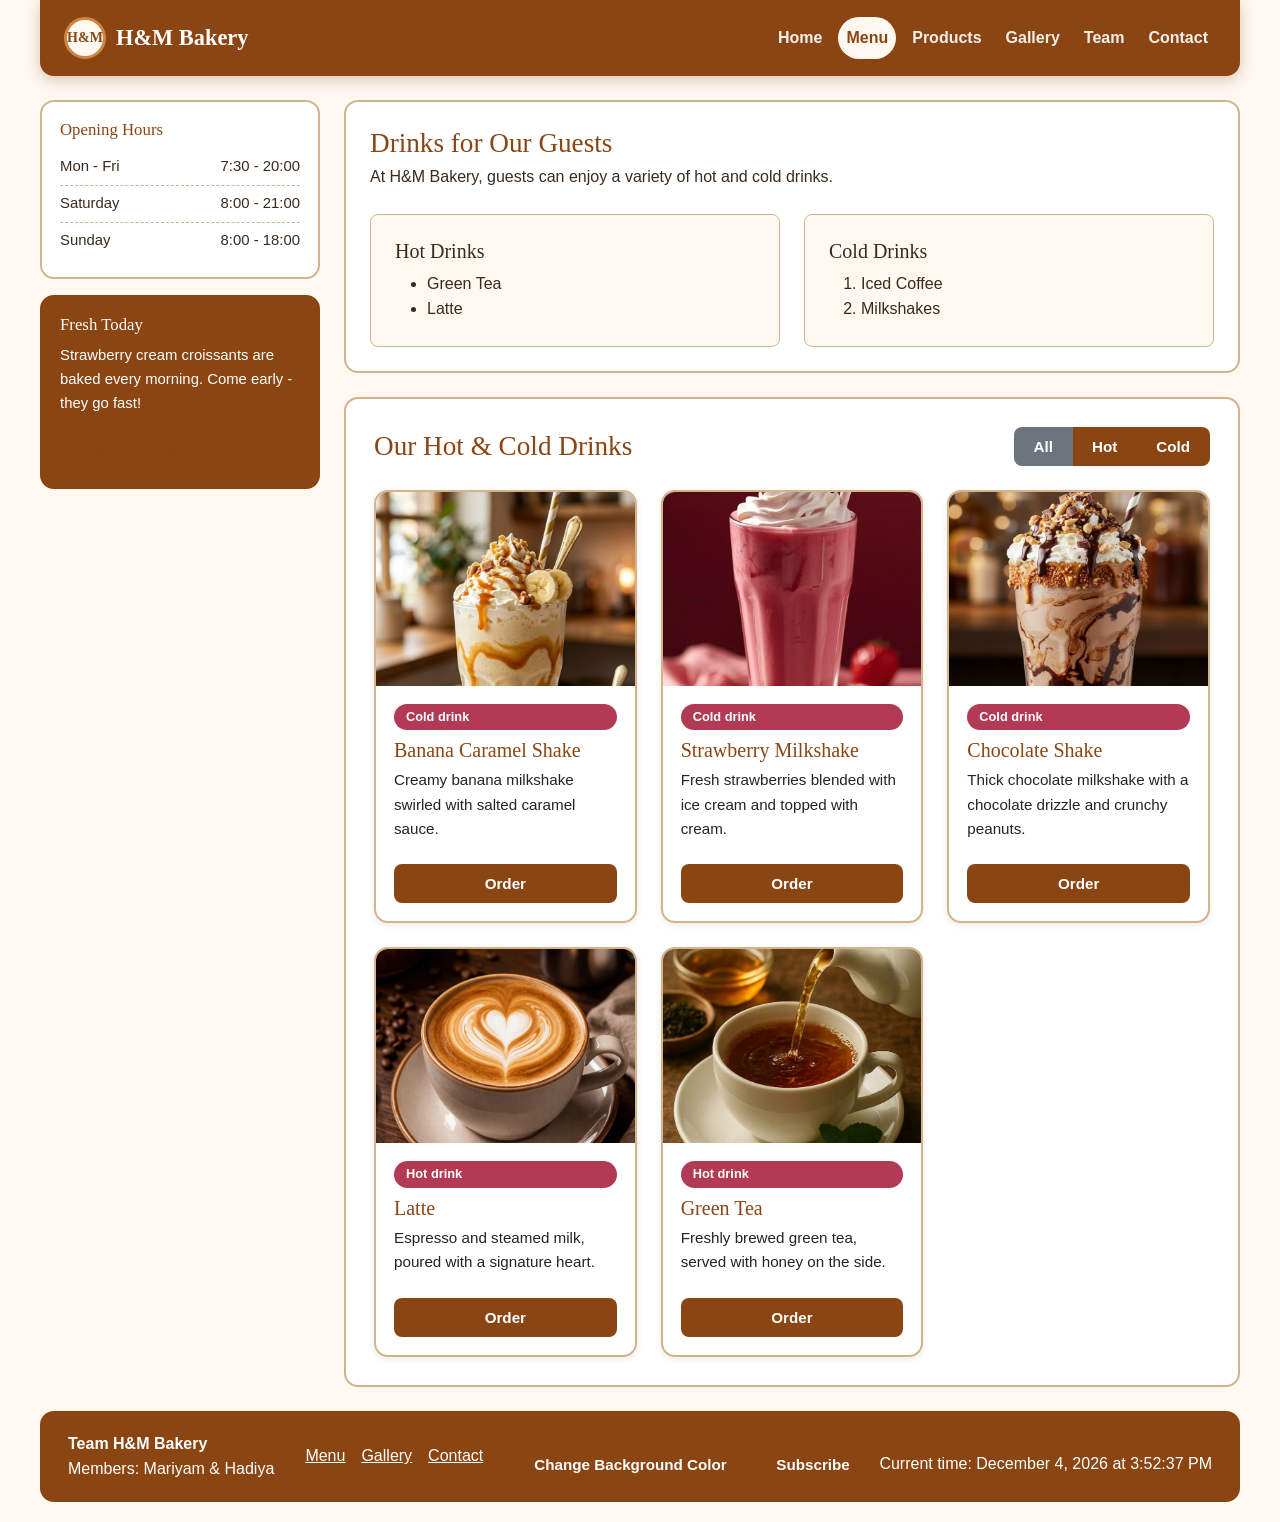
<file: menu.html>
<!DOCTYPE html>
<html lang="en">
<head>
    <meta charset="UTF-8">
    <meta name="viewport" content="width=device-width, initial-scale=1.0">
    <title>H&amp;M Bakery - Menu</title>
    <link rel="stylesheet" href="https://cdn.jsdelivr.net/npm/bootstrap@5.3.3/dist/css/bootstrap.min.css">
    <link rel="stylesheet" href="css/style.css">
    <link rel="stylesheet" href="css/assignment5.css">
</head>
<body>

<div class="page">

    <header class="site-header-area">
        <nav class="navbar navbar-expand-lg navbar-dark bakery-navbar sticky-top">
            <div class="container-fluid px-3 px-lg-4">
                <a class="navbar-brand" href="index.html" aria-label="H&amp;M Bakery home">
                    <span class="logo-mark">H&amp;M</span>
                    <span>H&amp;M Bakery</span>
                </a>
                <button class="navbar-toggler" type="button" data-bs-toggle="collapse"
                        data-bs-target="#mainNav" aria-controls="mainNav"
                        aria-expanded="false" aria-label="Toggle navigation">
                    <span class="navbar-toggler-icon"></span>
                </button>
                <div class="collapse navbar-collapse" id="mainNav">
                    <ul class="navbar-nav ms-auto mb-2 mb-lg-0 gap-lg-2">
                        <li class="nav-item"><a class="nav-link" href="index.html">Home</a></li>
                        <li class="nav-item"><a class="nav-link active" aria-current="page" href="menu.html">Menu</a></li>
                        <li class="nav-item"><a class="nav-link" href="products.html">Products</a></li>
                        <li class="nav-item"><a class="nav-link" href="gallery.html">Gallery</a></li>
                        <li class="nav-item"><a class="nav-link" href="team.html">Team</a></li>
                        <li class="nav-item"><a class="nav-link" href="contact.html">Contact</a></li>
                    </ul>
                </div>
            </div>
        </nav>
    </header>

    <aside class="sidebar">
        <section class="side-box">
            <h3>Opening Hours</h3>
            <ul class="hours">
                <li><span>Mon - Fri</span><span>7:30 - 20:00</span></li>
                <li><span>Saturday</span><span>8:00 - 21:00</span></li>
                <li><span>Sunday</span><span>8:00 - 18:00</span></li>
            </ul>
        </section>
        <section class="side-box side-special">
            <h3>Fresh Today</h3>
            <p>Strawberry cream croissants are baked every morning. Come early - they go fast!</p>
            <a class="btn btn-light" href="products.html">See products</a>
        </section>
    </aside>

    <main class="content">

        <!-- ASSIGNMENT 3 / TASK 3 — BOOTSTRAP GRID, two columns (col-lg-6)
             ASSIGNMENT 3 / TASK 4 — SPACING UTILITIES -->
        <section class="panel p-0 overflow-hidden">
            <div class="container-fluid px-sm-2 px-md-4 py-4">
                <h2 class="mb-1">Drinks for Our Guests</h2>
                <p class="mb-4">At H&amp;M Bakery, guests can enjoy a variety of hot and cold drinks.</p>
                <div class="row g-4">
                    <div class="col-lg-6">
                        <div class="p-3 p-lg-4 h-100 rounded-3" style="background:var(--cream); border:1px solid var(--sand);">
                            <h3 class="h5">Hot Drinks</h3>
                            <ul class="mb-0">
                                <li>Green Tea</li>
                                <li>Latte</li>
                            </ul>
                        </div>
                    </div>
                    <div class="col-lg-6">
                        <div class="p-3 p-lg-4 h-100 rounded-3" style="background:var(--cream); border:1px solid var(--sand);">
                            <h3 class="h5">Cold Drinks</h3>
                            <ol class="mb-0">
                                <li>Iced Coffee</li>
                                <li>Milkshakes</li>
                            </ol>
                        </div>
                    </div>
                </div>
            </div>
        </section>

        <!-- ASSIGNMENT 3 / TASK 6 — BUTTONS + button group (filter, decorative)
             ASSIGNMENT 3 / TASK 8 — BOOTSTRAP CARDS -->
        <section class="panel">
            <div class="d-flex flex-wrap justify-content-between align-items-center mb-4 gap-3">
                <h2 class="mb-0">Our Hot &amp; Cold Drinks</h2>
                <div class="btn-group" role="group" aria-label="Filter drinks by type">
                    <button type="button" class="btn btn-outline-secondary btn-sm active">All</button>
                    <button type="button" class="btn btn-outline-secondary btn-sm">Hot</button>
                    <button type="button" class="btn btn-outline-secondary btn-sm">Cold</button>
                </div>
            </div>
            <div class="row row-cols-1 row-cols-sm-2 row-cols-lg-3 g-4">
                <div class="col">
                    <div class="card bs-card h-100">
                        <img src="images/banana-caramel-shake.jpg" class="card-img-top" alt="Banana caramel milkshake with whipped cream">
                        <div class="card-body d-flex flex-column">
                            <span class="bs-price mb-2">Cold drink</span>
                            <h3 class="card-title h5">Banana Caramel Shake</h3>
                            <p class="card-text flex-grow-1">Creamy banana milkshake swirled with salted caramel sauce.</p>
                            <a class="btn btn-primary mt-2" href="contact.html">Order</a>
                        </div>
                    </div>
                </div>
                <div class="col">
                    <div class="card bs-card h-100">
                        <img src="images/milkshake-2.jpg" class="card-img-top" alt="Pink strawberry milkshake with whipped cream">
                        <div class="card-body d-flex flex-column">
                            <span class="bs-price mb-2">Cold drink</span>
                            <h3 class="card-title h5">Strawberry Milkshake</h3>
                            <p class="card-text flex-grow-1">Fresh strawberries blended with ice cream and topped with cream.</p>
                            <a class="btn btn-primary mt-2" href="contact.html">Order</a>
                        </div>
                    </div>
                </div>
                <div class="col">
                    <div class="card bs-card h-100">
                        <img src="images/milkshake.jpg" class="card-img-top" alt="Chocolate milkshake topped with peanuts">
                        <div class="card-body d-flex flex-column">
                            <span class="bs-price mb-2">Cold drink</span>
                            <h3 class="card-title h5">Chocolate Shake</h3>
                            <p class="card-text flex-grow-1">Thick chocolate milkshake with a chocolate drizzle and crunchy peanuts.</p>
                            <a class="btn btn-primary mt-2" href="contact.html">Order</a>
                        </div>
                    </div>
                </div>
                <div class="col">
                    <div class="card bs-card h-100">
                        <img src="images/latte.jpg" class="card-img-top" alt="Latte with heart-shaped foam art">
                        <div class="card-body d-flex flex-column">
                            <span class="bs-price mb-2">Hot drink</span>
                            <h3 class="card-title h5">Latte</h3>
                            <p class="card-text flex-grow-1">Espresso and steamed milk, poured with a signature heart.</p>
                            <a class="btn btn-primary mt-2" href="contact.html">Order</a>
                        </div>
                    </div>
                </div>
                <div class="col">
                    <div class="card bs-card h-100">
                        <img src="images/green-tea.jpg" class="card-img-top" alt="Cup of green tea being poured">
                        <div class="card-body d-flex flex-column">
                            <span class="bs-price mb-2">Hot drink</span>
                            <h3 class="card-title h5">Green Tea</h3>
                            <p class="card-text flex-grow-1">Freshly brewed green tea, served with honey on the side.</p>
                            <a class="btn btn-primary mt-2" href="contact.html">Order</a>
                        </div>
                    </div>
                </div>
            </div>
        </section>
    </main>

    <footer class="site-footer">
        <div>
            <p><strong>Team H&amp;M Bakery</strong></p>
            <p>Members: Mariyam &amp; Hadiya</p>
        </div>
        <nav class="footer-links" aria-label="Footer navigation">
            <a href="menu.html">Menu</a>
            <a href="gallery.html">Gallery</a>
            <a href="contact.html">Contact</a>
        </nav>
        <div class="footer-interactive"><button type="button" class="btn btn-sm btn-outline-light" id="change-color">Change Background Color</button> <button type="button" class="btn btn-sm btn-outline-light" id="open-subscribe">Subscribe</button><span>Current time: <time id="live-clock">Loading...</time></span></div>
    </footer>

</div>

<script src="https://cdn.jsdelivr.net/npm/bootstrap@5.3.3/dist/js/bootstrap.bundle.min.js"></script>
<div class="bakery-modal" id="subscribe-modal" hidden><div class="bakery-modal-dialog" role="dialog" aria-modal="true" aria-labelledby="subscribe-title"><button class="bakery-modal-close" type="button" id="close-subscribe" aria-label="Close subscription form">&times;</button><h2 id="subscribe-title">Subscribe to H&amp;M Bakery</h2><p>Get updates about our cakes and pastries.</p><form id="subscribe-form" novalidate><label for="subscribe-email" class="form-label">Email address</label><input id="subscribe-email" class="form-control" type="email" autocomplete="email" placeholder="you@example.com" required><p id="subscribe-feedback" class="form-feedback" aria-live="polite"></p><button type="submit" class="btn btn-primary">Subscribe</button></form></div></div>
<script src="js/script.js" defer></script>
<script src="js/assignment5.js" defer></script>
</body>
</html>
</file>
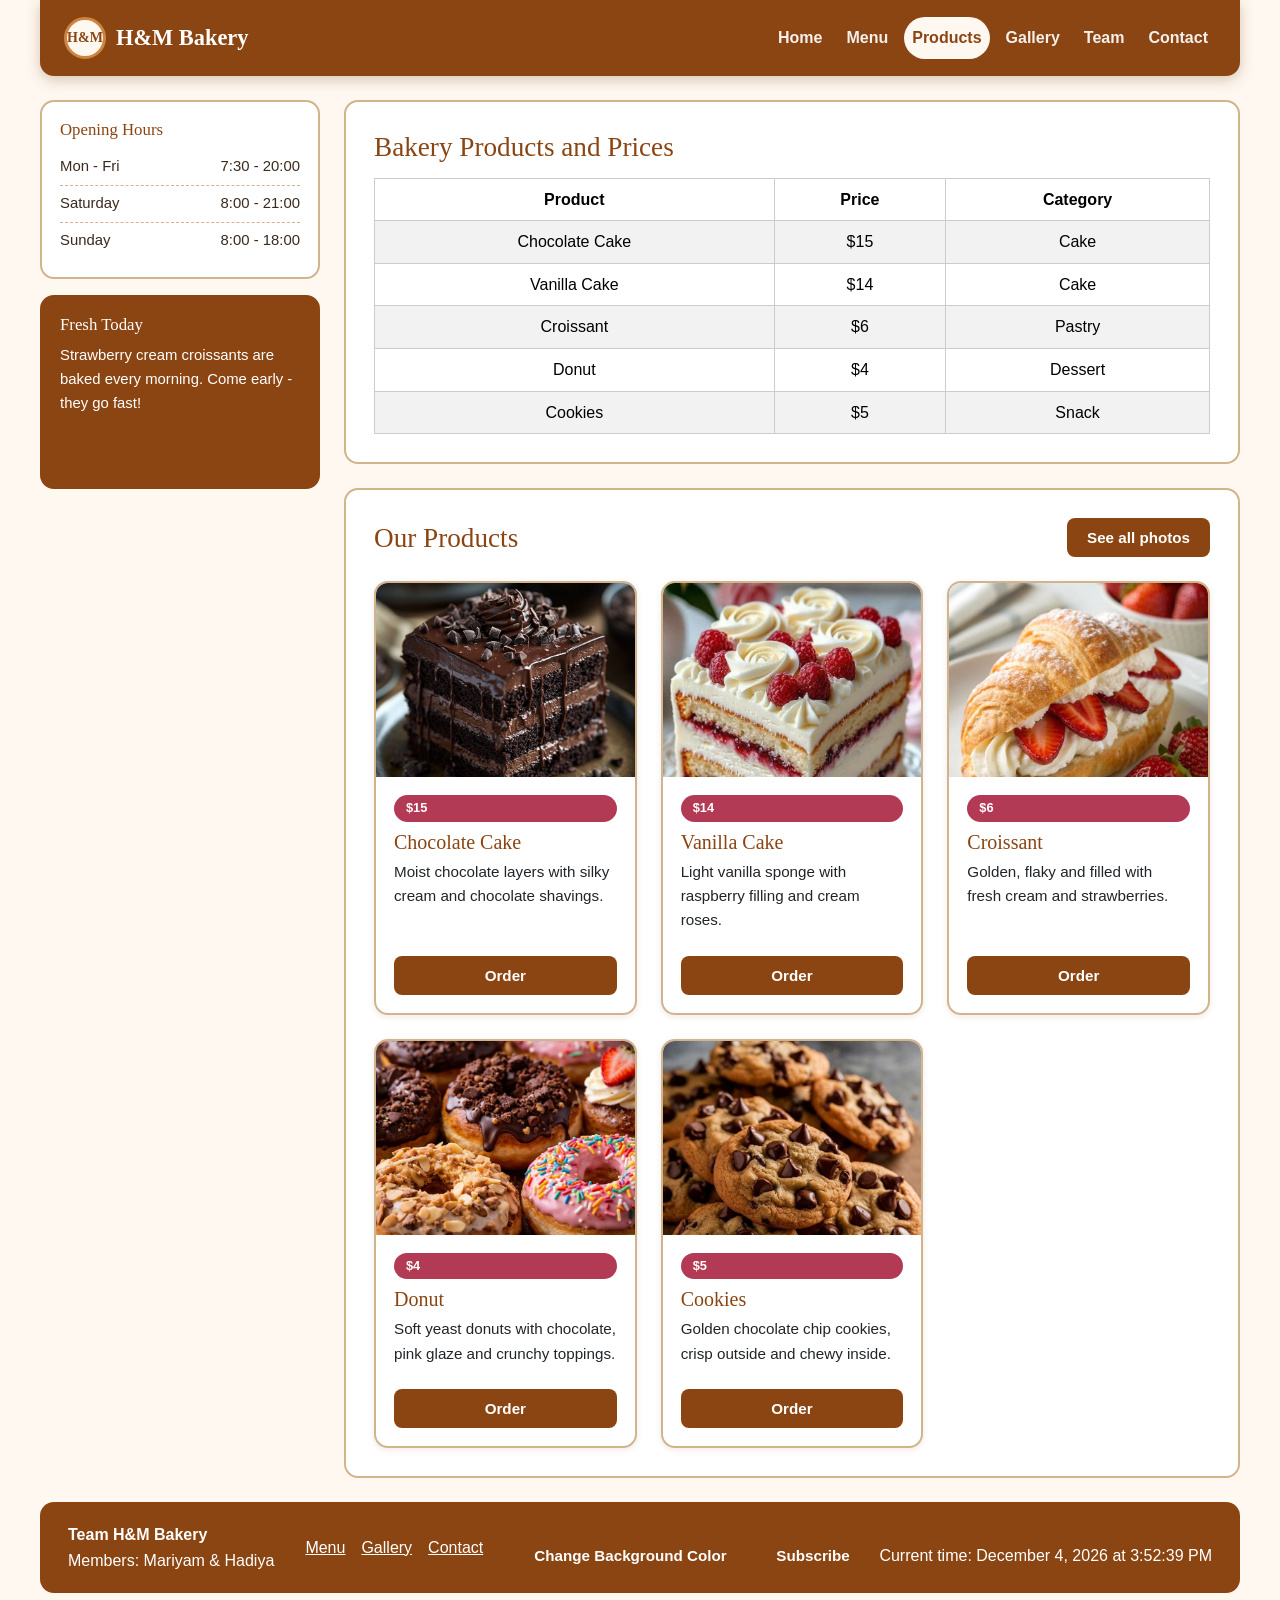
<file: products.html>
<!DOCTYPE html>
<html lang="en">
<head>
    <meta charset="UTF-8">
    <meta name="viewport" content="width=device-width, initial-scale=1.0">
    <title>H&amp;M Bakery - Products</title>
    <link rel="stylesheet" href="https://cdn.jsdelivr.net/npm/bootstrap@5.3.3/dist/css/bootstrap.min.css">
    <link rel="stylesheet" href="css/style.css">
    <link rel="stylesheet" href="css/assignment5.css">
</head>
<body>

<div class="page">

    <header class="site-header-area">
        <nav class="navbar navbar-expand-lg navbar-dark bakery-navbar sticky-top">
            <div class="container-fluid px-3 px-lg-4">
                <a class="navbar-brand" href="index.html" aria-label="H&amp;M Bakery home">
                    <span class="logo-mark">H&amp;M</span>
                    <span>H&amp;M Bakery</span>
                </a>
                <button class="navbar-toggler" type="button" data-bs-toggle="collapse"
                        data-bs-target="#mainNav" aria-controls="mainNav"
                        aria-expanded="false" aria-label="Toggle navigation">
                    <span class="navbar-toggler-icon"></span>
                </button>
                <div class="collapse navbar-collapse" id="mainNav">
                    <ul class="navbar-nav ms-auto mb-2 mb-lg-0 gap-lg-2">
                        <li class="nav-item"><a class="nav-link" href="index.html">Home</a></li>
                        <li class="nav-item"><a class="nav-link" href="menu.html">Menu</a></li>
                        <li class="nav-item"><a class="nav-link active" aria-current="page" href="products.html">Products</a></li>
                        <li class="nav-item"><a class="nav-link" href="gallery.html">Gallery</a></li>
                        <li class="nav-item"><a class="nav-link" href="team.html">Team</a></li>
                        <li class="nav-item"><a class="nav-link" href="contact.html">Contact</a></li>
                    </ul>
                </div>
            </div>
        </nav>
    </header>

    <aside class="sidebar">
        <section class="side-box">
            <h3>Opening Hours</h3>
            <ul class="hours">
                <li><span>Mon - Fri</span><span>7:30 - 20:00</span></li>
                <li><span>Saturday</span><span>8:00 - 21:00</span></li>
                <li><span>Sunday</span><span>8:00 - 18:00</span></li>
            </ul>
        </section>
        <section class="side-box side-special">
            <h3>Fresh Today</h3>
            <p>Strawberry cream croissants are baked every morning. Come early - they go fast!</p>
            <a class="btn btn-light" href="products.html">See products</a>
        </section>
    </aside>

    <main class="content">
        <section class="panel">
            <h2>Bakery Products and Prices</h2>
            <div class="table-responsive">
                <table class="table table-striped table-hover align-middle mb-0">
                    <thead>
                        <tr><th scope="col">Product</th><th scope="col">Price</th><th scope="col">Category</th></tr>
                    </thead>
                    <tbody>
                        <tr><td>Chocolate Cake</td><td>$15</td><td>Cake</td></tr>
                        <tr><td>Vanilla Cake</td><td>$14</td><td>Cake</td></tr>
                        <tr><td>Croissant</td><td>$6</td><td>Pastry</td></tr>
                        <tr><td>Donut</td><td>$4</td><td>Dessert</td></tr>
                        <tr><td>Cookies</td><td>$5</td><td>Snack</td></tr>
                    </tbody>
                </table>
            </div>
        </section>

        <!-- ASSIGNMENT 3 / TASK 6 — different button states: outline, lg, sm
             ASSIGNMENT 3 / TASK 8 — BOOTSTRAP CARDS -->
        <section class="panel">
            <div class="d-flex flex-wrap justify-content-between align-items-center mb-4 gap-3">
                <h2 class="mb-0">Our Products</h2>
                <a class="btn btn-outline-primary btn-sm" href="gallery.html">See all photos</a>
            </div>
            <div class="row row-cols-1 row-cols-sm-2 row-cols-lg-3 g-4">
                <div class="col">
                    <div class="card bs-card h-100">
                        <img src="images/chocolate-cake.jpg" class="card-img-top" alt="Slice of layered chocolate cake">
                        <div class="card-body d-flex flex-column">
                            <span class="bs-price mb-2">$15</span>
                            <h3 class="card-title h5">Chocolate Cake</h3>
                            <p class="card-text flex-grow-1">Moist chocolate layers with silky cream and chocolate shavings.</p>
                            <a class="btn btn-primary btn-lg mt-2" href="contact.html">Order</a>
                        </div>
                    </div>
                </div>
                <div class="col">
                    <div class="card bs-card h-100">
                        <img src="images/vanilla-cake.jpg" class="card-img-top" alt="Slice of vanilla cake with raspberries">
                        <div class="card-body d-flex flex-column">
                            <span class="bs-price mb-2">$14</span>
                            <h3 class="card-title h5">Vanilla Cake</h3>
                            <p class="card-text flex-grow-1">Light vanilla sponge with raspberry filling and cream roses.</p>
                            <a class="btn btn-primary mt-2" href="contact.html">Order</a>
                        </div>
                    </div>
                </div>
                <div class="col">
                    <div class="card bs-card h-100">
                        <img src="images/croissant.jpg" class="card-img-top" alt="Croissant filled with cream and strawberries">
                        <div class="card-body d-flex flex-column">
                            <span class="bs-price mb-2">$6</span>
                            <h3 class="card-title h5">Croissant</h3>
                            <p class="card-text flex-grow-1">Golden, flaky and filled with fresh cream and strawberries.</p>
                            <a class="btn btn-primary mt-2" href="contact.html">Order</a>
                        </div>
                    </div>
                </div>
                <div class="col">
                    <div class="card bs-card h-100">
                        <img src="images/donut.jpg" class="card-img-top" alt="Assorted glazed and chocolate donuts">
                        <div class="card-body d-flex flex-column">
                            <span class="bs-price mb-2">$4</span>
                            <h3 class="card-title h5">Donut</h3>
                            <p class="card-text flex-grow-1">Soft yeast donuts with chocolate, pink glaze and crunchy toppings.</p>
                            <a class="btn btn-primary btn-sm mt-2" href="contact.html">Order</a>
                        </div>
                    </div>
                </div>
                <div class="col">
                    <div class="card bs-card h-100">
                        <img src="images/cookies.jpg" class="card-img-top" alt="Chocolate chip cookies on a wooden board">
                        <div class="card-body d-flex flex-column">
                            <span class="bs-price mb-2">$5</span>
                            <h3 class="card-title h5">Cookies</h3>
                            <p class="card-text flex-grow-1">Golden chocolate chip cookies, crisp outside and chewy inside.</p>
                            <a class="btn btn-primary mt-2" href="contact.html">Order</a>
                        </div>
                    </div>
                </div>
            </div>
        </section>
    </main>

    <footer class="site-footer">
        <div>
            <p><strong>Team H&amp;M Bakery</strong></p>
            <p>Members: Mariyam &amp; Hadiya</p>
        </div>
        <nav class="footer-links" aria-label="Footer navigation">
            <a href="menu.html">Menu</a>
            <a href="gallery.html">Gallery</a>
            <a href="contact.html">Contact</a>
        </nav>
        <div class="footer-interactive"><button type="button" class="btn btn-sm btn-outline-light" id="change-color">Change Background Color</button> <button type="button" class="btn btn-sm btn-outline-light" id="open-subscribe">Subscribe</button><span>Current time: <time id="live-clock">Loading...</time></span></div>
    </footer>

</div>

<script src="https://cdn.jsdelivr.net/npm/bootstrap@5.3.3/dist/js/bootstrap.bundle.min.js"></script>
<div class="bakery-modal" id="subscribe-modal" hidden><div class="bakery-modal-dialog" role="dialog" aria-modal="true" aria-labelledby="subscribe-title"><button class="bakery-modal-close" type="button" id="close-subscribe" aria-label="Close subscription form">&times;</button><h2 id="subscribe-title">Subscribe to H&amp;M Bakery</h2><p>Get updates about our cakes and pastries.</p><form id="subscribe-form" novalidate><label for="subscribe-email" class="form-label">Email address</label><input id="subscribe-email" class="form-control" type="email" autocomplete="email" placeholder="you@example.com" required><p id="subscribe-feedback" class="form-feedback" aria-live="polite"></p><button type="submit" class="btn btn-primary">Subscribe</button></form></div></div>
<script src="js/script.js" defer></script>
<script src="js/assignment5.js" defer></script>
</body>
</html>
</file>
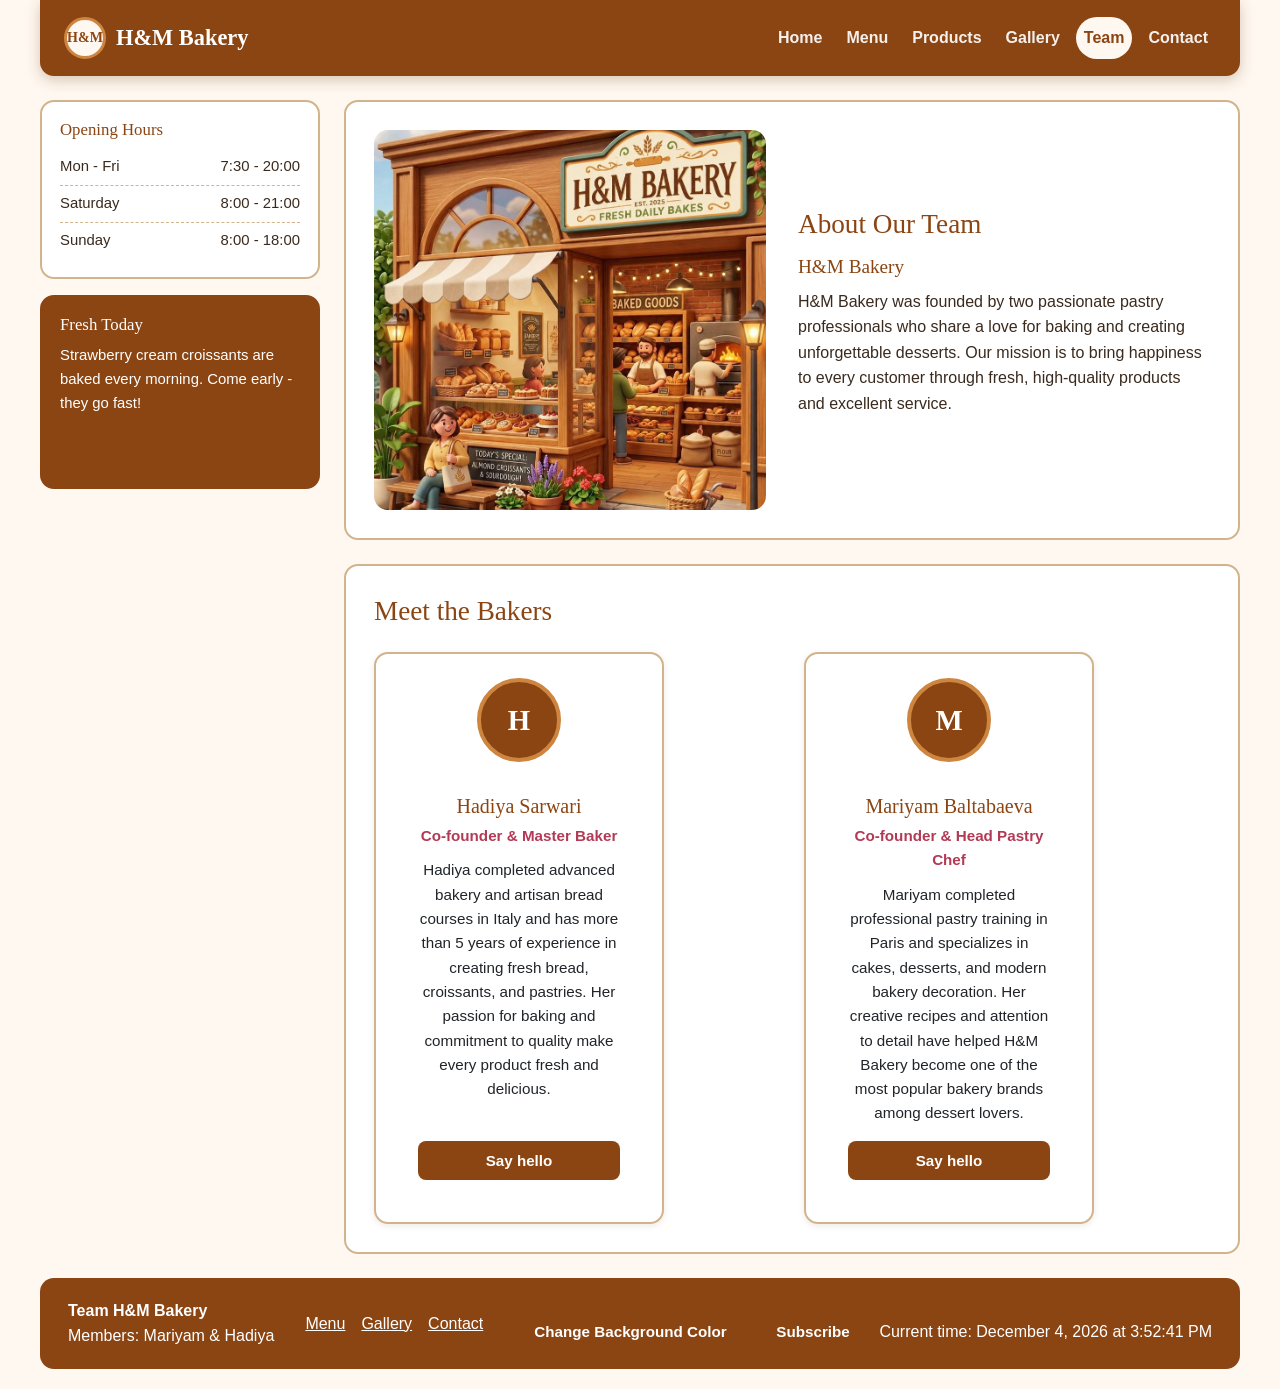
<file: team.html>
<!DOCTYPE html>
<html lang="en">
<head>
    <meta charset="UTF-8">
    <meta name="viewport" content="width=device-width, initial-scale=1.0">
    <title>H&amp;M Bakery - Team</title>
    <link rel="stylesheet" href="https://cdn.jsdelivr.net/npm/bootstrap@5.3.3/dist/css/bootstrap.min.css">
    <link rel="stylesheet" href="css/style.css">
    <link rel="stylesheet" href="css/assignment5.css">
</head>
<body>

<div class="page">

    <header class="site-header-area">
        <nav class="navbar navbar-expand-lg navbar-dark bakery-navbar sticky-top">
            <div class="container-fluid px-3 px-lg-4">
                <a class="navbar-brand" href="index.html" aria-label="H&amp;M Bakery home">
                    <span class="logo-mark">H&amp;M</span>
                    <span>H&amp;M Bakery</span>
                </a>
                <button class="navbar-toggler" type="button" data-bs-toggle="collapse"
                        data-bs-target="#mainNav" aria-controls="mainNav"
                        aria-expanded="false" aria-label="Toggle navigation">
                    <span class="navbar-toggler-icon"></span>
                </button>
                <div class="collapse navbar-collapse" id="mainNav">
                    <ul class="navbar-nav ms-auto mb-2 mb-lg-0 gap-lg-2">
                        <li class="nav-item"><a class="nav-link" href="index.html">Home</a></li>
                        <li class="nav-item"><a class="nav-link" href="menu.html">Menu</a></li>
                        <li class="nav-item"><a class="nav-link" href="products.html">Products</a></li>
                        <li class="nav-item"><a class="nav-link" href="gallery.html">Gallery</a></li>
                        <li class="nav-item"><a class="nav-link active" aria-current="page" href="team.html">Team</a></li>
                        <li class="nav-item"><a class="nav-link" href="contact.html">Contact</a></li>
                    </ul>
                </div>
            </div>
        </nav>
    </header>

    <aside class="sidebar">
        <section class="side-box">
            <h3>Opening Hours</h3>
            <ul class="hours">
                <li><span>Mon - Fri</span><span>7:30 - 20:00</span></li>
                <li><span>Saturday</span><span>8:00 - 21:00</span></li>
                <li><span>Sunday</span><span>8:00 - 18:00</span></li>
            </ul>
        </section>
        <section class="side-box side-special">
            <h3>Fresh Today</h3>
            <p>Strawberry cream croissants are baked every morning. Come early - they go fast!</p>
            <a class="btn btn-light" href="products.html">See products</a>
        </section>
    </aside>

    <main class="content">
        <section class="panel hero">
            <div class="hero-media">
                <img src="images/team-bakery.jpg" alt="Illustration of the H&amp;M Bakery shop front" style="height:380px; object-position:center 30%">
            </div>
            <div class="hero-text">
                <h2>About Our Team</h2>
                <h3>H&amp;M Bakery</h3>
                <p>
                    H&amp;M Bakery was founded by two passionate pastry professionals who share a
                    love for baking and creating unforgettable desserts. Our mission is to
                    bring happiness to every customer through fresh, high-quality products and
                    excellent service.
                </p>
            </div>
        </section>

        <!-- ASSIGNMENT 3 / TASK 3 — BOOTSTRAP GRID, two columns (col-lg-6)
             ASSIGNMENT 3 / TASK 8 — BOOTSTRAP CARDS
             ASSIGNMENT 3 / TASK 4 — SPACING UTILITIES -->
        <section class="panel">
            <h2 class="mb-4">Meet the Bakers</h2>
            <div class="row row-cols-1 row-cols-lg-2 g-4">
                <div class="col">
                    <div class="card bs-card h-100 text-center p-3 p-lg-4">
                        <div class="avatar mx-auto">H</div>
                        <div class="card-body">
                            <h3 class="card-title h5">Hadiya Sarwari</h3>
                            <p class="role">Co-founder &amp; Master Baker</p>
                            <p class="card-text">
                                Hadiya completed advanced bakery and artisan bread courses in Italy and has
                                more than 5 years of experience in creating fresh bread, croissants, and
                                pastries. Her passion for baking and commitment to quality make every
                                product fresh and delicious.
                            </p>
                            <a class="btn btn-primary" href="contact.html">Say hello</a>
                        </div>
                    </div>
                </div>
                <div class="col">
                    <div class="card bs-card h-100 text-center p-3 p-lg-4">
                        <div class="avatar mx-auto">M</div>
                        <div class="card-body">
                            <h3 class="card-title h5">Mariyam Baltabaeva</h3>
                            <p class="role">Co-founder &amp; Head Pastry Chef</p>
                            <p class="card-text">
                                Mariyam completed professional pastry training in Paris and specializes in
                                cakes, desserts, and modern bakery decoration. Her creative recipes and
                                attention to detail have helped H&amp;M Bakery become one of the most popular
                                bakery brands among dessert lovers.
                            </p>
                            <a class="btn btn-primary" href="contact.html">Say hello</a>
                        </div>
                    </div>
                </div>
            </div>
        </section>
    </main>

    <footer class="site-footer">
        <div>
            <p><strong>Team H&amp;M Bakery</strong></p>
            <p>Members: Mariyam &amp; Hadiya</p>
        </div>
        <nav class="footer-links" aria-label="Footer navigation">
            <a href="menu.html">Menu</a>
            <a href="gallery.html">Gallery</a>
            <a href="contact.html">Contact</a>
        </nav>
        <div class="footer-interactive"><button type="button" class="btn btn-sm btn-outline-light" id="change-color">Change Background Color</button> <button type="button" class="btn btn-sm btn-outline-light" id="open-subscribe">Subscribe</button><span>Current time: <time id="live-clock">Loading...</time></span></div>
    </footer>

</div>

<script src="https://cdn.jsdelivr.net/npm/bootstrap@5.3.3/dist/js/bootstrap.bundle.min.js"></script>
<div class="bakery-modal" id="subscribe-modal" hidden><div class="bakery-modal-dialog" role="dialog" aria-modal="true" aria-labelledby="subscribe-title"><button class="bakery-modal-close" type="button" id="close-subscribe" aria-label="Close subscription form">&times;</button><h2 id="subscribe-title">Subscribe to H&amp;M Bakery</h2><p>Get updates about our cakes and pastries.</p><form id="subscribe-form" novalidate><label for="subscribe-email" class="form-label">Email address</label><input id="subscribe-email" class="form-control" type="email" autocomplete="email" placeholder="you@example.com" required><p id="subscribe-feedback" class="form-feedback" aria-live="polite"></p><button type="submit" class="btn btn-primary">Subscribe</button></form></div></div>
<script src="js/script.js" defer></script>
<script src="js/assignment5.js" defer></script>
</body>
</html>
</file>
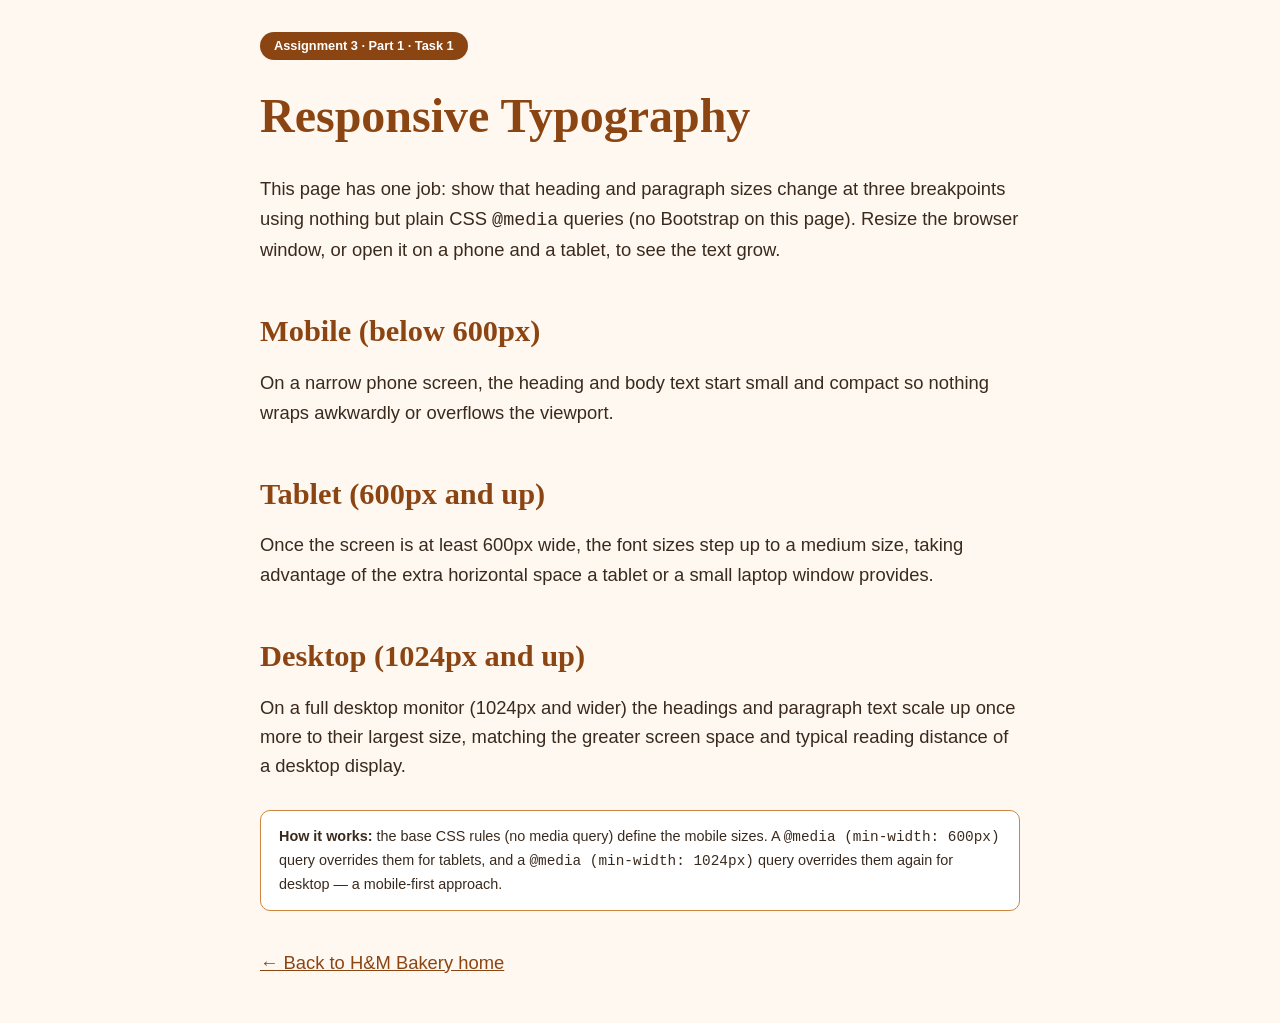
<file: typography.html>
<!DOCTYPE html>
<html lang="en">
<head>
    <meta charset="UTF-8">
    <meta name="viewport" content="width=device-width, initial-scale=1.0">
    <title>Assignment 3 - Task 1: Responsive Typography</title>
    <link rel="stylesheet" href="css/typography.css">
    <link rel="stylesheet" href="css/assignment5.css">
</head>
<body>
<div class="wrap">
    <span class="tag">Assignment 3 &middot; Part 1 &middot; Task 1</span>
    <h1>Responsive Typography</h1>
    <p>
        This page has one job: show that heading and paragraph sizes change at
        three breakpoints using nothing but plain CSS <code>@media</code> queries
        (no Bootstrap on this page). Resize the browser window, or open it on a
        phone and a tablet, to see the text grow.
    </p>

    <h2>Mobile (below 600px)</h2>
    <p>
        On a narrow phone screen, the heading and body text start small and
        compact so nothing wraps awkwardly or overflows the viewport.
    </p>

    <h2>Tablet (600px and up)</h2>
    <p>
        Once the screen is at least 600px wide, the font sizes step up to a
        medium size, taking advantage of the extra horizontal space a tablet
        or a small laptop window provides.
    </p>

    <h2>Desktop (1024px and up)</h2>
    <p>
        On a full desktop monitor (1024px and wider) the headings and
        paragraph text scale up once more to their largest size, matching the
        greater screen space and typical reading distance of a desktop
        display.
    </p>

    <div class="note">
        <strong>How it works:</strong> the base CSS rules (no media query)
        define the mobile sizes. A <code>@media (min-width: 600px)</code>
        query overrides them for tablets, and a
        <code>@media (min-width: 1024px)</code> query overrides them again
        for desktop — a mobile-first approach.
    </div>

    <p style="margin-top:2em;"><a href="index.html">&larr; Back to H&amp;M Bakery home</a></p>
</div>
<div class="bakery-modal" id="subscribe-modal" hidden><div class="bakery-modal-dialog" role="dialog" aria-modal="true" aria-labelledby="subscribe-title"><button class="bakery-modal-close" type="button" id="close-subscribe" aria-label="Close subscription form">&times;</button><h2 id="subscribe-title">Subscribe to H&amp;M Bakery</h2><p>Get updates about our cakes and pastries.</p><form id="subscribe-form" novalidate><label for="subscribe-email" class="form-label">Email address</label><input id="subscribe-email" class="form-control" type="email" autocomplete="email" placeholder="you@example.com" required><p id="subscribe-feedback" class="form-feedback" aria-live="polite"></p><button type="submit" class="btn btn-primary">Subscribe</button></form></div></div>
<script src="js/script.js" defer></script>
<script src="js/assignment5.js" defer></script>
</body>
</html>
</file>
<file: css/style.css>
/* ==========================================================
   H&M Bakery — Assignment 2: Flexbox & Grid
   Part 1: Flexbox  -> header/nav, card rows, small components
   Part 2: Grid     -> page layout (grid areas), image gallery
   ========================================================== */

:root {
    --crust: #8B4513;        /* primary brown (from Assignment 1) */
    --crust-dark: #5e2f0d;
    --caramel: #CD853F;
    --sienna: #A0522D;
    --sand: #D2B48C;
    --cream: #fff8f0;
    --paper: #ffffff;
    --ink: #3a2a1e;
    --berry: #b23a55;        /* strawberry accent from the photos */
    --radius: 14px;
    --gap: 24px;
    --shadow: 0 2px 6px rgba(94, 47, 13, .10);
    --shadow-hover: 0 14px 28px rgba(94, 47, 13, .22);
}

*, *::before, *::after { box-sizing: border-box; }

body {
    font-family: Arial, Helvetica, sans-serif;
    background-color: var(--cream);
    color: var(--ink);
    margin: 0;
    line-height: 1.6;
}

h1, h2, h3 {
    font-family: Georgia, "Times New Roman", serif;
    color: var(--crust);
    line-height: 1.25;
    margin: 0 0 .5em;
}
h2 { font-size: 1.7rem; }
h3 { font-size: 1.2rem; }
p  { margin: 0 0 1em; }
img { max-width: 100%; display: block; }

a:focus-visible, button:focus-visible, input:focus-visible,
select:focus-visible, textarea:focus-visible, .gallery-item:focus-visible {
    outline: 3px solid var(--berry);
    outline-offset: 2px;
}

/* ==========================================================
   PART 2 / TASK 3 — PAGE LAYOUT WITH GRID AREAS
   The parent (.page) is a grid container with named areas.
   ========================================================== */
.page {
    display: grid;
    grid-template-columns: 280px minmax(0, 1fr);   /* sidebar | main */
    grid-template-rows: auto 1fr auto;             /* header | content | footer */
    grid-template-areas:
        "header  header"
        "sidebar main"
        "footer  footer";
    gap: var(--gap);
    max-width: 1240px;
    min-height: 100vh;
    margin: 0 auto;
    padding: 0 20px 20px;
}

.site-header-area { grid-area: header; z-index: 20; }
.sidebar          { grid-area: sidebar; }
.content          { grid-area: main; min-width: 0; }
.site-footer      { grid-area: footer; }

/* ==========================================================
   ASSIGNMENT 3 / TASK 5 — BOOTSTRAP NAVIGATION BAR
   The Assignment 2 custom flex header has been REPLACED by
   Bootstrap's own <nav class="navbar"> component (see the HTML).
   These rules only theme Bootstrap's default look with the
   bakery colors — the responsive collapse/hamburger behaviour
   itself is 100% Bootstrap (navbar-expand-lg + navbar-toggler).
   ========================================================== */
.logo-mark {
    display: flex;
    align-items: center;
    justify-content: center;
    width: 42px;
    height: 42px;
    border-radius: 50%;
    background: var(--cream);
    color: var(--crust);
    font: bold 14px Georgia, serif;
    border: 3px solid var(--caramel);
    flex: none;
}

.bakery-navbar {
    background-color: var(--crust) !important;
    padding-top: 12px;
    padding-bottom: 12px;
    box-shadow: 0 4px 14px rgba(94, 47, 13, .25);
    border-radius: 0 0 var(--radius) var(--radius);
}
.bakery-navbar .navbar-brand {
    display: flex;
    align-items: center;
    gap: 10px;
    color: #fff;
    font: bold 1.4rem Georgia, "Times New Roman", serif;
}
.bakery-navbar .nav-link {
    color: rgba(255, 255, 255, .92) !important;
    font-weight: 600;
    border-radius: 999px;
    transition: background-color .2s, transform .2s;
}
.bakery-navbar .nav-link:hover,
.bakery-navbar .nav-link:focus {
    background-color: var(--caramel);
    color: #fff !important;
    transform: translateY(-1px);
}
.bakery-navbar .nav-link.active {
    background-color: var(--cream);
    color: var(--crust) !important;
    font-weight: bold;
}
.bakery-navbar .navbar-toggler {
    border-color: rgba(255, 255, 255, .6);
}
.bakery-navbar .navbar-toggler-icon {
    filter: invert(1);
}

/* ---------- Sidebar (grid area "sidebar") ---------- */
.sidebar {
    align-self: start;
    position: sticky;
    top: 96px;
    display: flex;
    flex-direction: column;
    gap: 16px;
}
.side-box {
    background: var(--paper);
    border: 2px solid var(--sand);
    border-radius: var(--radius);
    padding: 18px;
}
.side-box h3 { font-size: 1.05rem; }
.hours { list-style: none; margin: 0; padding: 0; }
.hours li {
    display: flex;                       /* label left, time right */
    justify-content: space-between;
    gap: 10px;
    padding: 6px 0;
    border-bottom: 1px dashed var(--sand);
    font-size: .93rem;
}
.hours li:last-child { border-bottom: 0; }
.side-special { background: var(--crust); border-color: var(--crust); color: white; }
.side-special h3 { color: white; }
.side-special p  { font-size: .93rem; margin-bottom: 14px; }

/* ---------- Main content ---------- */
.content { display: flex; flex-direction: column; gap: var(--gap); }

.panel {
    background: var(--paper);
    border: 2px solid var(--sand);
    border-radius: var(--radius);
    padding: 28px;
}

/* ---------- Buttons ---------- */
.btn, button {
    display: inline-block;
    background-color: var(--crust);
    color: white;
    border: none;
    padding: 11px 20px;
    border-radius: 8px;
    font: bold .95rem Arial, sans-serif;
    text-decoration: none;
    text-align: center;
    cursor: pointer;
    transition: background-color .2s, transform .2s;
}
.btn:hover, button:hover { background-color: var(--caramel); }
.btn-light { background: transparent; color: var(--crust); border: 2px solid var(--crust); padding: 9px 18px; }
.btn-light:hover { background: var(--crust); color: white; }

/* ==========================================================
   ASSIGNMENT 3 / TASK 6 — BOOTSTRAP BUTTONS
   Theme Bootstrap's own button classes with the bakery colors
   using Bootstrap 5.3's CSS-variable API (no !important needed,
   still 100% Bootstrap btn classes in the HTML).
   ========================================================== */
.btn-primary {
    --bs-btn-bg: var(--crust);
    --bs-btn-border-color: var(--crust);
    --bs-btn-hover-bg: var(--caramel);
    --bs-btn-hover-border-color: var(--caramel);
    --bs-btn-active-bg: var(--sienna);
    --bs-btn-active-border-color: var(--sienna);
}
.btn-outline-primary {
    --bs-btn-color: var(--crust);
    --bs-btn-border-color: var(--crust);
    --bs-btn-hover-bg: var(--crust);
    --bs-btn-hover-border-color: var(--crust);
    --bs-btn-active-bg: var(--sienna);
}
.btn-secondary {
    --bs-btn-bg: var(--berry);
    --bs-btn-border-color: var(--berry);
    --bs-btn-hover-bg: #8f2c43;
    --bs-btn-hover-border-color: #8f2c43;
}
.btn-outline-secondary {
    --bs-btn-color: var(--berry);
    --bs-btn-border-color: var(--berry);
    --bs-btn-hover-bg: var(--berry);
    --bs-btn-hover-border-color: var(--berry);
}

/* ---------- Hero (flexbox: text + image side by side) ---------- */
.hero {
    display: flex;
    align-items: center;
    gap: 32px;
    flex-wrap: wrap;
}
.hero-text  { flex: 1 1 300px; }
.hero-media { flex: 1 1 280px; }
.hero-media img { width: 100%; height: 320px; object-fit: cover; border-radius: var(--radius); }
.hero-actions { display: flex; flex-wrap: wrap; gap: 12px; margin-top: 8px; }
.lead { font-size: 1.05rem; }

/* ---------- Feature list (flexbox small components) ---------- */
.features {
    list-style: none;
    margin: 0;
    padding: 0;
    display: flex;
    flex-wrap: wrap;
    gap: 16px;
}
.features li {
    flex: 1 1 170px;
    display: flex;
    align-items: center;
    gap: 12px;
    background: var(--cream);
    border: 1px solid var(--sand);
    border-radius: 10px;
    padding: 14px 16px;
    font-weight: bold;
    color: var(--crust);
}
.features .dot {
    flex: none;
    width: 34px; height: 34px;
    display: flex; align-items: center; justify-content: center;
    border-radius: 50%;
    background: var(--crust);
    color: white;
    font-size: .95rem;
}

/* ==========================================================
   PART 1 / TASK 2 — CARD ROW (Flexbox)
   ========================================================== */
.card-row {
    display: flex;                       /* cards appear in a row        */
    flex-wrap: wrap;                     /* wrap on smaller screens      */
    justify-content: center;
    align-items: stretch;                /* equal height cards           */
    gap: var(--gap);                     /* consistent gap               */
}
.card {
    flex: 1 1 240px;
    max-width: 290px;
    display: flex;                       /* card = flex column           */
    flex-direction: column;
    background: var(--paper);
    border: 2px solid var(--sand);
    border-radius: var(--radius);
    overflow: hidden;
    box-shadow: var(--shadow);
    transition: transform .25s ease, box-shadow .25s ease;
}
.card:hover {                            /* hover effect: lift + shadow  */
    transform: translateY(-8px);
    box-shadow: var(--shadow-hover);
}
.card img {
    width: 100%;
    aspect-ratio: 4 / 3;
    object-fit: cover;
    object-position: center 35%;
}
.card-body {
    flex: 1;                             /* body fills leftover height   */
    display: flex;
    flex-direction: column;
    padding: 18px;
}
.card-body h3 { margin-bottom: 6px; }
.card-body p  { font-size: .95rem; }
.card-body .btn { margin-top: auto; }    /* button always sticks to the bottom */
.price {
    align-self: flex-start;
    background: var(--berry);
    color: white;
    font-weight: bold;
    font-size: .85rem;
    padding: 3px 12px;
    border-radius: 999px;
    margin-bottom: 10px;
}

/* Two-column info panels (menu lists, contact info) */
.info-row { display: flex; flex-wrap: wrap; gap: var(--gap); }
.info-row > * { flex: 1 1 240px; }
.info-box {
    background: var(--cream);
    border: 1px solid var(--sand);
    border-radius: 10px;
    padding: 18px 22px;
}
.info-box ul, .info-box ol { margin: 0; padding-left: 20px; line-height: 1.9; }

/* Team avatar */
.avatar {
    width: 84px; height: 84px;
    margin-bottom: 14px;
    display: flex; align-items: center; justify-content: center;
    border-radius: 50%;
    background: var(--crust);
    color: white;
    font: bold 1.8rem Georgia, serif;
    border: 4px solid var(--caramel);
}
.member-card { padding: 24px; align-items: center; text-align: center; max-width: 340px; }
.member-card .card-body { padding: 0; align-items: center; }
.role { color: var(--berry); font-weight: bold; margin-bottom: 10px; }

/* ---------- Table (products) ---------- */
.table-wrap { overflow-x: auto; }
table { width: 100%; border-collapse: collapse; }
th { background-color: var(--crust); color: white; }
th, td { border: 1px solid #ccc; padding: 12px; text-align: center; }
tbody tr:nth-child(even) { background: var(--cream); }
tbody tr:hover { background: #f5e3cc; }

/* ---------- Contact form ---------- */
#contact-form { display: flex; flex-direction: column; gap: 16px; max-width: 640px; }
.form-row { display: flex; flex-wrap: wrap; gap: 16px; }
.form-row > .field { flex: 1 1 240px; }
.field { display: flex; flex-direction: column; gap: 6px; }
.field label { font-weight: bold; color: var(--crust); }
input, select, textarea {
    width: 100%;
    padding: 10px;
    border: 1px solid var(--sand);
    border-radius: 6px;
    font: inherit;
    background: white;
}
#contact-form button { align-self: flex-start; }

/* ==========================================================
   PART 2 / TASK 4 — IMAGE GALLERY (CSS Grid)
   ========================================================== */
.gallery {
    display: grid;                                   /* grid container */
    grid-template-columns: repeat(4, 1fr);           /* equal columns  */
    grid-template-rows: repeat(3, 1fr);              /* equal rows     */
    gap: 14px;                                       /* consistent spacing */
}
.gallery-item {
    position: relative;
    margin: 0;
    aspect-ratio: 1 / 1;
    overflow: hidden;
    border-radius: 12px;
    border: 2px solid var(--sand);
    background: var(--sand);
}
.gallery-item img {
    width: 100%; height: 100%;
    object-fit: cover;
    transition: transform .4s ease;
}
.gallery-item figcaption {                           /* caption overlay */
    position: absolute;
    inset: 0;
    display: flex;
    flex-direction: column;
    justify-content: flex-end;
    padding: 14px;
    color: white;
    font-weight: bold;
    background: linear-gradient(to top, rgba(59, 28, 8, .88), rgba(59, 28, 8, .15) 65%, transparent);
    opacity: 0;
    transform: translateY(14px);
    transition: opacity .3s ease, transform .3s ease;
}
.gallery-item figcaption small { font-weight: normal; opacity: .85; margin-top: 2px; }
.gallery-item:hover figcaption,
.gallery-item:focus-within figcaption,
.gallery-item:focus figcaption { opacity: 1; transform: none; }
.gallery-item:hover img { transform: scale(1.08); }

/* ---------- Footer (grid area "footer", flexbox inside) ---------- */
.site-footer {
    display: flex;
    justify-content: space-between;
    align-items: center;
    flex-wrap: wrap;
    gap: 12px;
    background-color: var(--crust);
    color: white;
    padding: 18px 28px;
    border-radius: var(--radius);
}
.site-footer p { margin: 0; }
.footer-links { display: flex; gap: 16px; }
.footer-links a { color: white; }

/* ==========================================================
   ASSIGNMENT 3 / TASK 8 — BOOTSTRAP CARDS
   Applied to Bootstrap's own .card component (index, menu,
   products and team pages), grouped with .row-cols / card-group.
   ========================================================== */
.bs-card {
    border-color: var(--sand);
    transition: transform .25s ease, box-shadow .25s ease;
    height: 100%;
}
.bs-card:hover { transform: translateY(-6px); box-shadow: var(--shadow-hover); }
.bs-card img { aspect-ratio: 4 / 3; object-fit: cover; }
.bs-card .card-title { color: var(--crust); font-family: Georgia, serif; }
.bs-price {
    display: inline-block;
    background: var(--berry);
    color: #fff;
    font-weight: bold;
    font-size: .8rem;
    padding: 3px 12px;
    border-radius: 999px;
}

/* ==========================================================
   ASSIGNMENT 3 / TASK 7 — BOOTSTRAP CAROUSEL
   ========================================================== */
.bakery-carousel .carousel-item img {
    width: 100%;
    height: 420px;
    object-fit: cover;
    border-radius: var(--radius);
}
.bakery-carousel .carousel-caption {
    background: rgba(59, 28, 8, .55);
    border-radius: 10px;
    padding: 8px 18px;
}
.bakery-carousel .carousel-control-prev-icon,
.bakery-carousel .carousel-control-next-icon {
    background-color: rgba(0, 0, 0, .35);
    border-radius: 50%;
    padding: 18px;
}
.bakery-carousel .carousel-indicators [data-bs-target] {
    width: 12px;
    height: 12px;
    border-radius: 50%;
    background-color: var(--cream);
    border: 2px solid var(--crust);
    opacity: .85;
    margin: 0 5px;
}
.bakery-carousel .carousel-indicators .active {
    background-color: var(--caramel);
    opacity: 1;
}
@media (max-width: 560px) {
    .bakery-carousel .carousel-item img { height: 260px; }
}

/* ==========================================================
   ASSIGNMENT 3 / TASK 9 — RESPONSIVE FORM (Bootstrap)
   ========================================================== */
.bs-form .form-label { color: var(--crust); font-weight: bold; }
.bs-form .form-control:focus,
.bs-form .form-select:focus {
    border-color: var(--caramel);
    box-shadow: 0 0 0 .2rem rgba(205, 133, 63, .35);
}

/* ==========================================================
   RESPONSIVE
   ========================================================== */
@media (max-width: 1000px) {
    .gallery {
        grid-template-columns: repeat(3, 1fr);
        grid-template-rows: repeat(4, 1fr);
    }
}

@media (max-width: 860px) {
    /* the grid areas are re-arranged: one column, sidebar under main */
    .page {
        grid-template-columns: minmax(0, 1fr);
        grid-template-rows: auto;
        grid-template-areas:
            "header"
            "main"
            "sidebar"
            "footer";
    }
    .sidebar { position: static; }
}

@media (max-width: 720px) {
    .panel { padding: 20px; }
    .site-footer { flex-direction: column; text-align: center; }
}

@media (max-width: 560px) {
    .gallery {
        grid-template-columns: repeat(2, 1fr);
        grid-template-rows: repeat(6, 1fr);
        gap: 10px;
    }
}

/* Touch screens have no hover: keep captions visible */
@media (hover: none) {
    .gallery-item figcaption { opacity: 1; transform: none; }
}

@media (prefers-reduced-motion: reduce) {
    * { transition: none !important; }
}

/* Assignment 4 interactive components */
body { transition: background-color .35s ease; }
.js-feature { margin-top: 1.5rem; }
.feature-actions { display:flex; gap: .75rem; flex-wrap:wrap; }
.faq-item { border-bottom: 1px solid #d7c9bc; }
.faq-question { width:100%; padding:1rem .25rem; background:transparent; border:0; color:inherit; display:flex; justify-content:space-between; gap:1rem; text-align:left; font-weight:600; cursor:pointer; }
.faq-question:focus-visible { outline:3px solid #925c45; outline-offset:2px; }
.faq-answer { opacity:0; max-height:0; overflow:hidden; transition:opacity .25s ease, max-height .25s ease; }
.faq-answer.expanded { opacity:1; max-height:12rem; }
.faq-answer p { padding:.25rem .5rem 1rem; margin:0; }
.bakery-modal[hidden], .faq-answer[hidden] { display:none !important; }
.bakery-modal { position:fixed; inset:0; z-index:3000; display:flex; align-items:center; justify-content:center; padding:1rem; background:rgba(25,20,18,.65); }
.bakery-modal-dialog { position:relative; width:min(100%, 440px); background:#fffaf5; color:#352b28; border-radius:16px; padding:2rem; box-shadow:0 20px 65px rgba(0,0,0,.3); }
.bakery-modal-close { position:absolute; top:.5rem; right:.75rem; background:none; border:0; font-size:2rem; line-height:1; cursor:pointer; }
.modal-open { overflow:hidden; }
.field-error, .form-feedback { color:#9a2730; font-size:.9rem; margin-top:.3rem; }
.form-success { color:#206c3a; margin-top:.75rem; font-weight:600; }
.footer-interactive { display:flex; gap:.6rem; align-items:center; flex-wrap:wrap; margin-top:1rem; }
@media (prefers-reduced-motion:reduce) { .faq-answer, body { transition:none; } }
</file>
<file: css/assignment5.css>
/* Assignment 5: independent styling for interactive components */
.a5-panel{background:#fff;border:2px solid #d9b58b;border-radius:16px;padding:24px;margin:24px 0;color:#332318}.a5-panel h2{color:#91440f}.a5-actions{display:flex;flex-wrap:wrap;gap:10px;margin:14px 0}.a5-btn{border:0;border-radius:9px;padding:10px 17px;background:#91440f;color:white;cursor:pointer}.a5-btn:focus-visible,.a5-star:focus-visible{outline:3px solid #2869b1;outline-offset:3px}.a5-btn[aria-pressed=true]{background:#375c39}.a5-grid{display:grid;grid-template-columns:repeat(auto-fit,minmax(175px,1fr));gap:16px}.a5-card{padding:12px;border:1px solid #dfc5a8;border-radius:12px;transition:transform .25s,box-shadow .25s;background:#fffaf5}.a5-card img{width:100%;height:135px;object-fit:cover;border-radius:8px}.a5-card:hover,.a5-card.a5-pop{transform:translateY(-5px);box-shadow:0 9px 22px #0002}.a5-star{font-size:30px;background:none;border:0;color:#a69c8c;cursor:pointer}.a5-star.selected{color:#e6a400}.a5-extra[hidden],.a5-step[hidden]{display:none!important}.a5-panel input{max-width:100%;padding:8px;border:1px solid #aaa;border-radius:6px}.a5-panel label{display:block;margin:9px 0}.a5-feedback{min-height:24px;font-weight:600}.a5-night{background:#171c24!important;color:#f9e6cc!important}.a5-night .a5-panel{background:#28313d;color:#f9e6cc;border-color:#b57d4c}.a5-night .a5-panel h2{color:#ffca96}.a5-night .a5-card{background:#394351;color:#fff}.a5-night .a5-panel input{color:#111;background:#fff}.a5-night .site-header-area{filter:brightness(.8)}@media(prefers-reduced-motion:reduce){.a5-card{transition:none}}
</file>
<file: css/card-group.css>
/* ==========================================================
   ASSIGNMENT 3 / PART 1 / TASK 2 — CARD GROUP (plain CSS)
   No Bootstrap on this page. Uses only CSS media queries to
   change the number of cards per row at each breakpoint.
     Desktop (1000px+): 3 cards side by side
     Tablet  (600-999px): 2 cards per row
     Mobile  (below 600px): cards stacked vertically
   ========================================================== */
:root {
    --crust: #8B4513;
    --caramel: #CD853F;
    --cream: #fff8f0;
    --sand: #D2B48C;
    --berry: #b23a55;
    --ink: #3a2a1e;
}
* { box-sizing: border-box; }

body {
    font-family: Arial, Helvetica, sans-serif;
    background: var(--cream);
    color: var(--ink);
    margin: 0;
    padding: 32px 20px;
}
.wrap { max-width: 1040px; margin: 0 auto; }

.tag {
    display: inline-block;
    background: var(--crust);
    color: #fff;
    padding: 4px 14px;
    border-radius: 999px;
    font-size: .8rem;
    font-weight: bold;
    margin-bottom: 14px;
}
h1 { font-family: Georgia, "Times New Roman", serif; color: var(--crust); margin: 0 0 .3em; }
p.lead { margin: 0 0 24px; }

/* ---------- The card group container ---------- */
.card-group-mq {
    display: flex;
    flex-wrap: wrap;
    gap: 20px;
}

/* MOBILE default: each card takes the full row (stacked) */
.card-mq {
    flex: 1 1 100%;
    background: #fff;
    border: 2px solid var(--sand);
    border-radius: 12px;
    overflow: hidden;
    box-shadow: 0 2px 6px rgba(94, 47, 13, .10);
}
.card-mq img { width: 100%; height: 190px; object-fit: cover; display: block; }
.card-mq .body { padding: 18px; }
.card-mq h3 { margin: 0 0 8px; color: var(--crust); font-family: Georgia, serif; }
.card-mq p { margin: 0; font-size: .95rem; }
.card-mq .price {
    display: inline-block;
    background: var(--berry);
    color: #fff;
    font-weight: bold;
    font-size: .8rem;
    padding: 3px 12px;
    border-radius: 999px;
    margin-bottom: 8px;
}

/* ---------- TABLET (600px+): two boxes per row ---------- */
@media (min-width: 600px) {
    .card-mq { flex: 1 1 calc(50% - 10px); }
}

/* ---------- DESKTOP (1000px+): all three side by side ---------- */
@media (min-width: 1000px) {
    .card-mq { flex: 1 1 calc(33.333% - 14px); }
}

.note {
    margin-top: 28px;
    padding: 14px 18px;
    background: #fff;
    border: 1px solid var(--caramel);
    border-radius: 10px;
    font-size: .9rem;
}
</file>
<file: css/typography.css>
/* ==========================================================
   ASSIGNMENT 3 / PART 1 / TASK 1 — RESPONSIVE TYPOGRAPHY
   Plain CSS media queries only. No Bootstrap on this page.
   Breakpoints: mobile (default) -> tablet (600px+) -> desktop (1024px+)
   ========================================================== */
:root {
    --crust: #8B4513;
    --caramel: #CD853F;
    --cream: #fff8f0;
    --ink: #3a2a1e;
}
* { box-sizing: border-box; }

body {
    font-family: Arial, Helvetica, sans-serif;
    background: var(--cream);
    color: var(--ink);
    margin: 0;
    padding: 32px 20px;
    line-height: 1.6;
}
.wrap { max-width: 760px; margin: 0 auto; }

.tag {
    display: inline-block;
    background: var(--crust);
    color: #fff;
    padding: 4px 14px;
    border-radius: 999px;
    font-size: .8rem;
    font-weight: bold;
    margin-bottom: 18px;
}

h1, h2 { font-family: Georgia, "Times New Roman", serif; color: var(--crust); }
a { color: var(--crust); }

/* ---------- Base sizes = MOBILE (small screens, below 600px) ---------- */
h1 { font-size: 1.6rem; margin: 0 0 .4em; }
h2 { font-size: 1.15rem; margin: 1.4em 0 .4em; }
p  { font-size: .95rem; margin: 0 0 1em; }

/* ---------- TABLET (600px and up): medium font sizes ---------- */
@media (min-width: 600px) {
    h1 { font-size: 2.3rem; }
    h2 { font-size: 1.5rem; }
    p  { font-size: 1.05rem; }
}

/* ---------- DESKTOP (1024px and up): larger font sizes ---------- */
@media (min-width: 1024px) {
    h1 { font-size: 3rem; }
    h2 { font-size: 1.9rem; }
    p  { font-size: 1.15rem; }
}

.note {
    margin-top: 2em;
    padding: 14px 18px;
    background: #fff;
    border: 1px solid var(--caramel);
    border-radius: 10px;
    font-size: .9rem;
}
</file>
